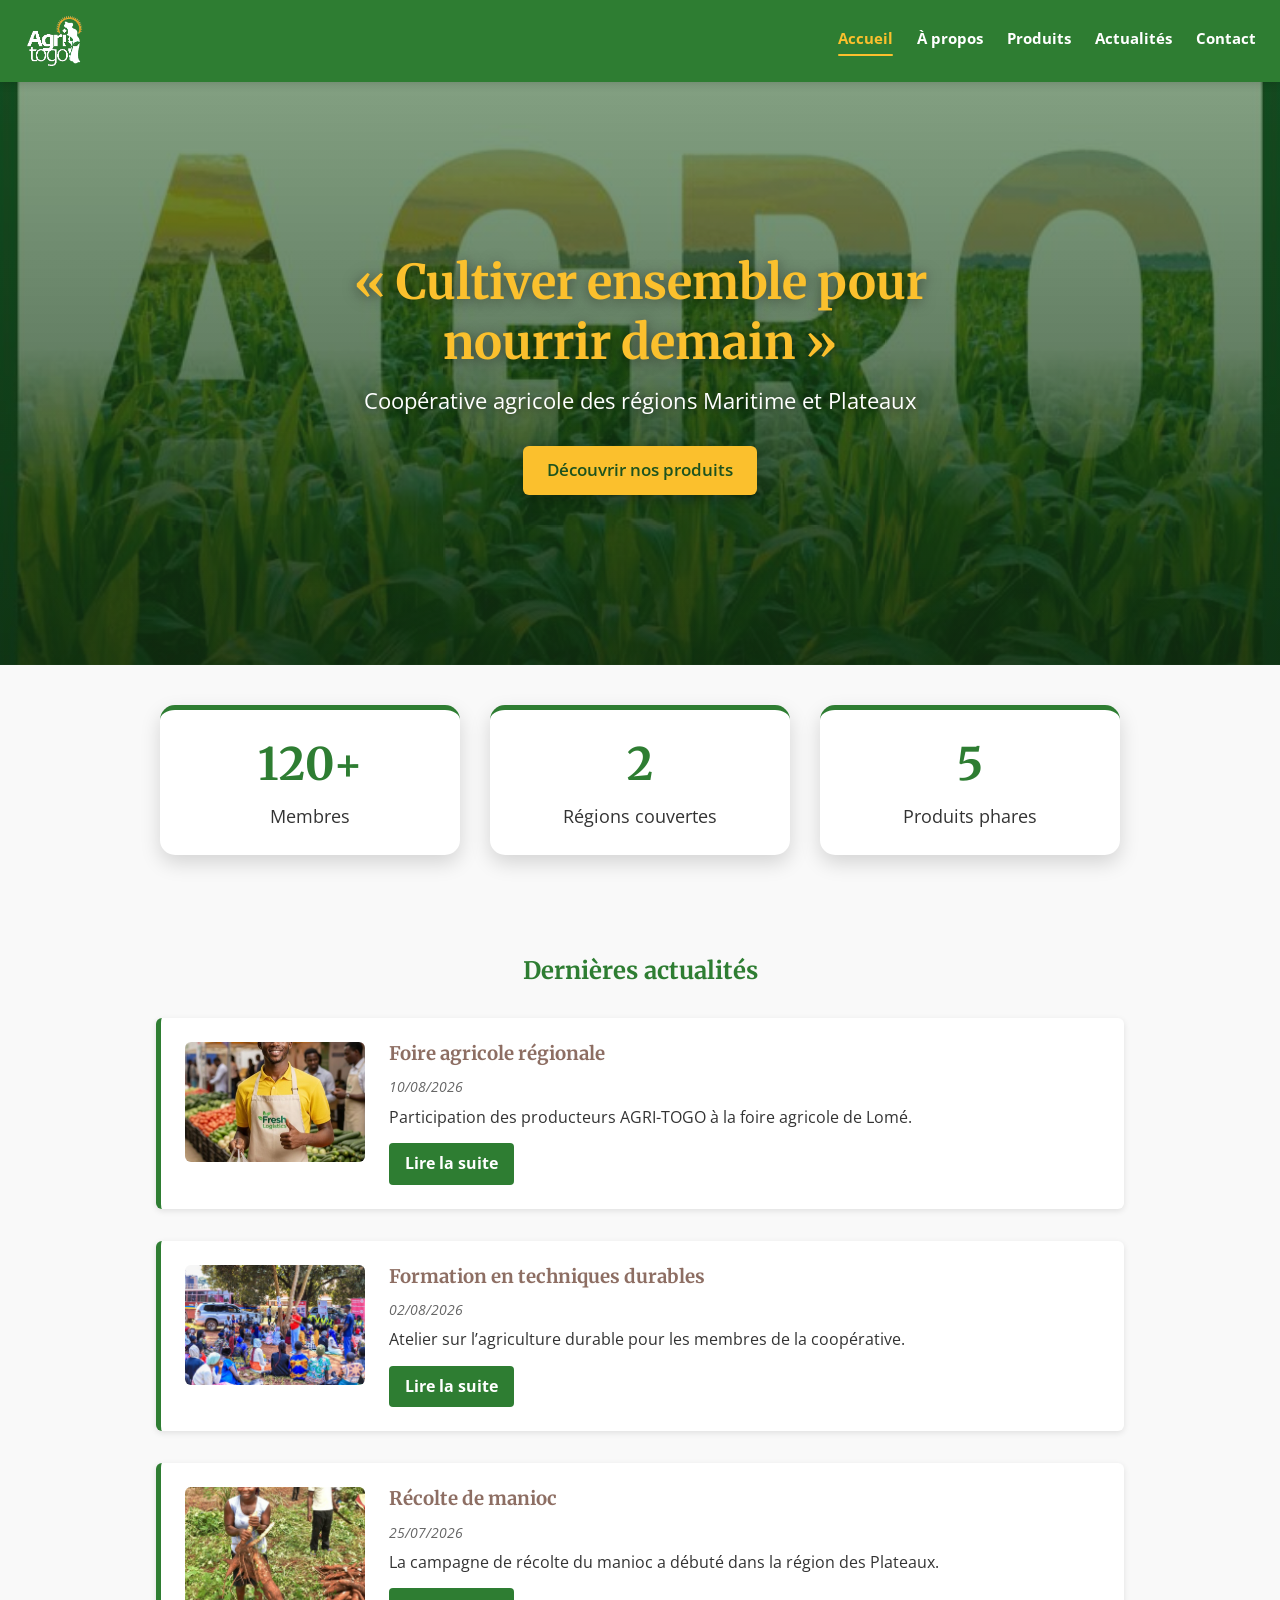
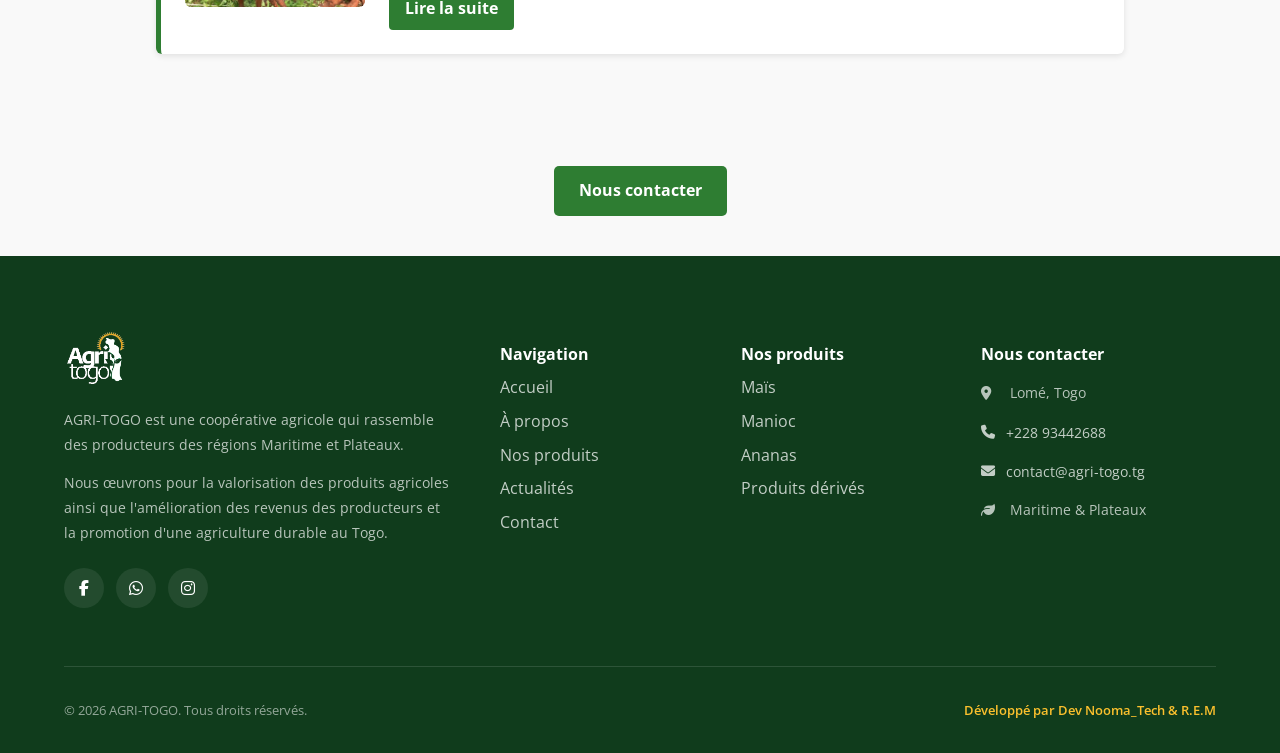
<file: index.html>
<!doctype html>
<html lang="fr">
  <head>
    <meta charset="UTF-8" />
    <meta name="viewport" content="width=device-width, initial-scale=1.0" />
    <meta
      name="description"
      content="AGRI-TOGO, coopérative agricole des régions Maritime et Plateaux au Togo : produits locaux de qualité, actualités et accompagnement des producteurs."
    />
    <meta name="theme-color" content="#2e7d32" />
    <meta property="og:type" content="website" />
    <meta property="og:site_name" content="AGRI-TOGO" />
    <meta property="og:title" content="AGRI-TOGO | Accueil" />
    <meta
      property="og:description"
      content="AGRI-TOGO, coopérative agricole des régions Maritime et Plateaux au Togo : produits locaux de qualité, actualités et accompagnement des producteurs."
    />
    <meta property="og:image" content="images/Logo_agritogo.png" />
    <meta property="og:url" content="https://www.agri-togo.tg/index.html" />
    <meta name="twitter:card" content="summary" />
    <meta name="twitter:title" content="AGRI-TOGO | Accueil" />
    <meta
      name="twitter:description"
      content="AGRI-TOGO, coopérative agricole des régions Maritime et Plateaux au Togo : produits locaux de qualité, actualités et accompagnement des producteurs."
    />
    <meta name="twitter:image" content="images/Logo_agritogo.png" />
    <link rel="canonical" href="https://www.agri-togo.tg/index.html" />
    <title>AGRI-TOGO | Accueil</title>
    <link rel="icon" type="image/png" href="images/logo.png" />
    <link rel="preconnect" href="https://fonts.googleapis.com" />
    <link rel="preconnect" href="https://fonts.gstatic.com" crossorigin />
    <link
      href="https://fonts.googleapis.com/css2?family=Merriweather:wght@400;700&family=Open+Sans:wght@400;600;700&display=swap"
      rel="stylesheet"
    />
    <link
      rel="stylesheet"
      href="https://cdnjs.cloudflare.com/ajax/libs/font-awesome/6.5.2/css/all.min.css"
    />
    <link rel="stylesheet" href="style.css" />
    <script type="application/ld+json">
      {
        "@context": "https://schema.org",
        "@type": "Organization",
        "name": "AGRI-TOGO",
        "url": "https://www.agri-togo.tg/",
        "logo": "https://www.agri-togo.tg/images/Logo_agritogo.png",
        "email": "contact@agri-togo.tg",
        "telephone": "+228 93442688",
        "address": {
          "@type": "PostalAddress",
          "addressLocality": "Lomé",
          "addressCountry": "TG"
        }
      }
    </script>
  </head>
  <body>
    <a class="skip-link" href="#contenu">Aller au contenu</a>

    <!-- Header commun -->
    <header>
      <a
        class="logo"
        href="index.html"
        aria-label="AGRI-TOGO — Retour à l'accueil"
      >
        <img src="images/logo_blanc.png" alt="Logo AGRI-TOGO" />
      </a>
      <nav aria-label="Navigation principale">
        <ul id="nav-menu">
          <li><a href="index.html" aria-current="page">Accueil</a></li>
          <li><a href="apropos.html">À propos</a></li>
          <li><a href="produits.html">Produits</a></li>
          <li><a href="actualites.html">Actualités</a></li>
          <li><a href="contact.html">Contact</a></li>
        </ul>
      </nav>
      <button
        class="hamburger"
        aria-label="Ouvrir le menu"
        aria-expanded="false"
        aria-controls="nav-menu"
      >
        &#9776;
      </button>
    </header>

    <main id="contenu">
      <!-- Bannière -->
      <section class="banner">
        <h1>« Cultiver ensemble pour nourrir demain »</h1>
        <p>Coopérative agricole des régions Maritime et Plateaux</p>
        <a class="btn" href="produits.html">Découvrir nos produits</a>
      </section>

      <!-- Chiffres clés -->
      <section class="stats">
        <div class="stat">
          <h2>120+</h2>
          <p>Membres</p>
        </div>
        <div class="stat">
          <h2>2</h2>
          <p>Régions couvertes</p>
        </div>
        <div class="stat">
          <h2>5</h2>
          <p>Produits phares</p>
        </div>
      </section>

      <!-- Dernières actualités -->
      <section class="news">
        <h2>Dernières actualités</h2>
        <div class="news-list" id="news-list">
          <!-- Injecté par script.js -->
        </div>
      </section>

      <!-- Appel à l'action -->
      <div class="cta">
        <a href="contact.html">Nous contacter</a>
      </div>
    </main>

    <!-- Footer commun -->

    <!-- =====================================================
     FOOTER
===================================================== -->

    <footer>
      <div class="footer-top">
        <div class="footer-col footer-about">
          <a href="index.html" class="footer-logo"> </a>
          
          <div class="image3">
            <img src="images/logo_blanc.png" alt="Logo AGRI-TOGO" />
          </div>
          <p>
            AGRI-TOGO est une coopérative agricole qui rassemble des producteurs
            des régions Maritime et Plateaux.
          </p>

          <p>
            Nous œuvrons pour la valorisation des produits agricoles ainsi que
            l'amélioration des revenus des producteurs et la promotion d'une
            agriculture durable au Togo.
          </p>

          <div class="footer-social">
            <a
              href="https://www.facebook.com/agritogo"
              target="_blank"
              rel="noopener noreferrer"
              aria-label="Facebook AGRI-TOGO"
              ><i class="fa-brands fa-facebook-f"></i
            ></a>
            <a
              href="https://wa.me/22893442688"
              target="_blank"
              rel="noopener noreferrer"
              aria-label="WhatsApp AGRI-TOGO"
              ><i class="fa-brands fa-whatsapp"></i
            ></a>
            <a
              href="https://www.instagram.com/agritogo"
              target="_blank"
              rel="noopener noreferrer"
              aria-label="Instagram AGRI-TOGO"
              ><i class="fa-brands fa-instagram"></i
            ></a>
          </div>
        </div>

        <div class="footer-col">
          <h4>Navigation</h4>

          <a href="index.html">Accueil</a>

          <a href="apropos.html">À propos</a>

          <a href="produits.html">Nos produits</a>

          <a href="actualites.html">Actualités</a>

          <a href="contact.html">Contact</a>
        </div>

        <div class="footer-col">
          <h4>Nos produits</h4>

          <a href="produits.html">Maïs</a>

          <a href="produits.html">Manioc</a>

          <a href="produits.html">Ananas</a>

          <a href="produits.html"> Produits dérivés </a>
        </div>

        <div class="footer-col">
          <h4>Nous contacter</h4>

          <p>
            <i class="fa-solid fa-location-dot"></i>
            Lomé, Togo
          </p>

          <p>
            <a href="tel:+22893442688"
              ><i class="fa-solid fa-phone"></i> +228 93442688</a
            >
          </p>

          <p>
            <a href="mailto:contact@agri-togo.tg"
              ><i class="fa-solid fa-envelope"></i> contact@agri-togo.tg</a
            >
          </p>

          <p>
            <i class="fa-solid fa-leaf"></i>
            Maritime & Plateaux
          </p>
        </div>
      </div>

      <div class="footer-bottom">
        <p>&copy; 2026 AGRI-TOGO. Tous droits réservés.</p>

        <p class="design">Développé par Dev Nooma_Tech & R.E.M</p>
      </div>
    </footer>

    <script src="script.js"></script>
    <script src="Menu.js"></script>
  </body>
</html>
</file>
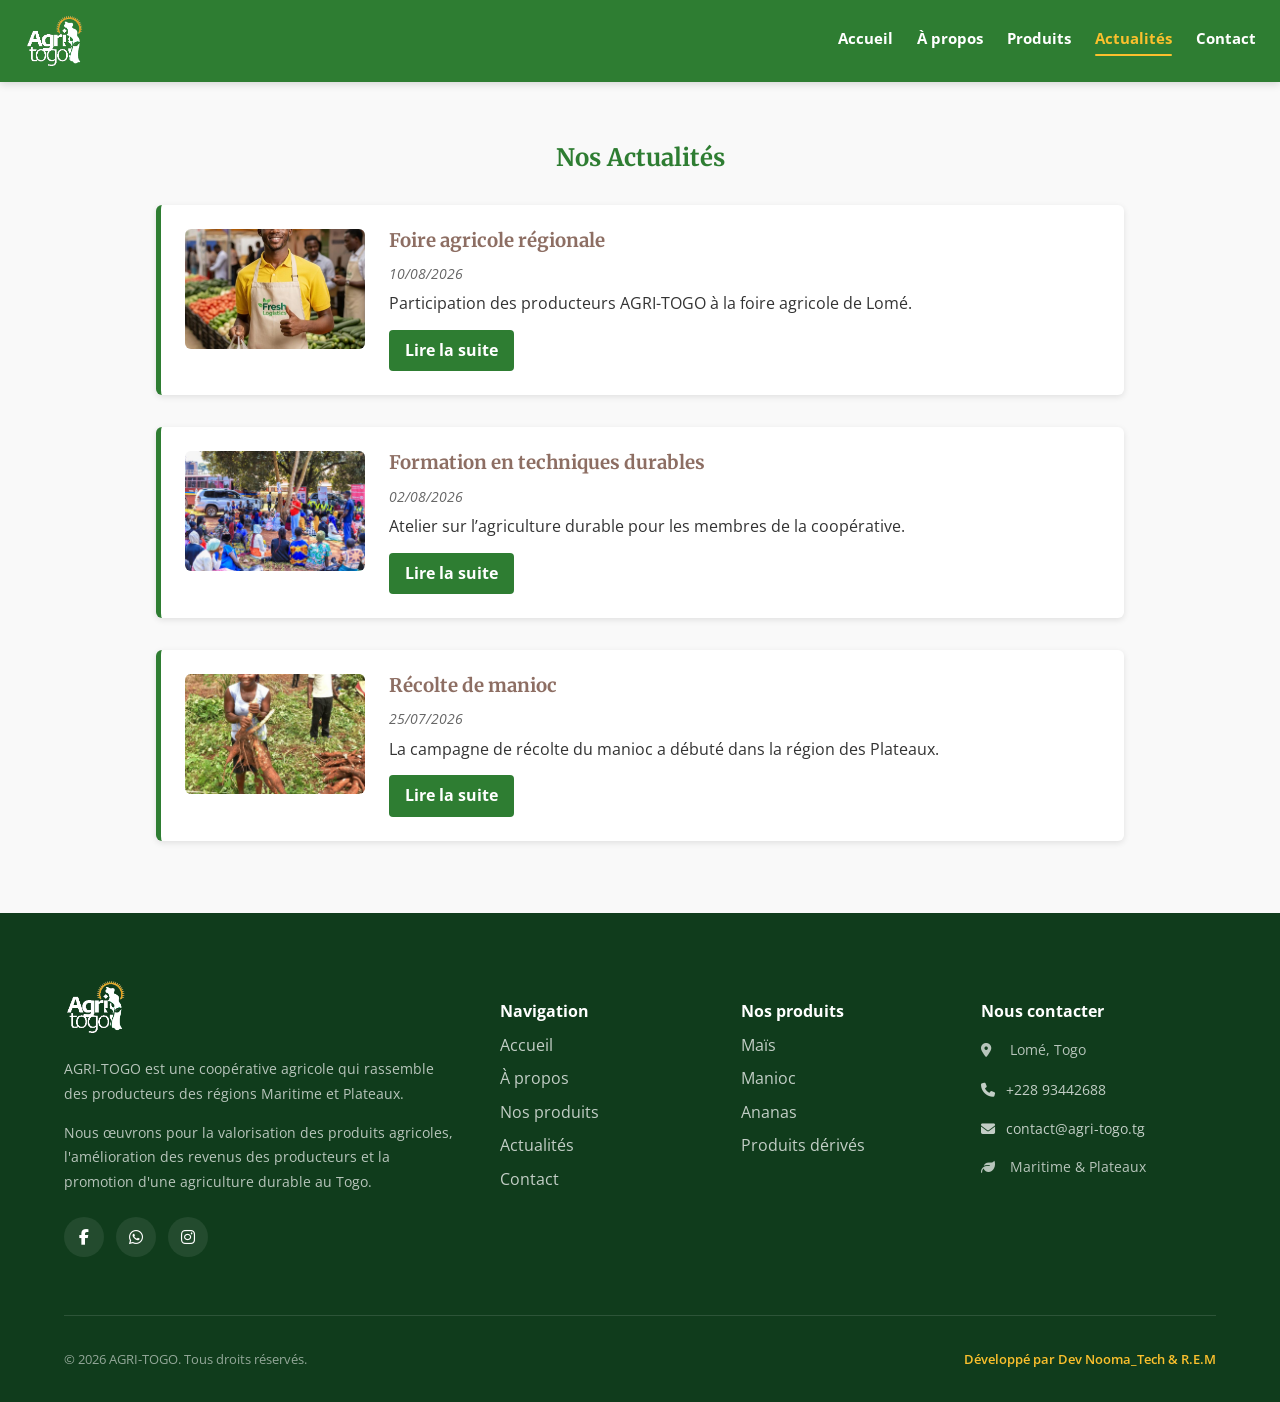
<file: actualites.html>
<!doctype html>
<html lang="fr">
  <head>
    <meta charset="UTF-8" />
    <meta name="viewport" content="width=device-width, initial-scale=1.0" />
    <meta
      name="description"
      content="Suivez l'actualité d'AGRI-TOGO : foires agricoles, formations, récoltes et projets de la coopérative."
    />
    <meta name="theme-color" content="#2e7d32" />
    <meta property="og:type" content="website" />
    <meta property="og:site_name" content="AGRI-TOGO" />
    <meta property="og:title" content="AGRI-TOGO | Actualités" />
    <meta
      property="og:description"
      content="Suivez l'actualité d'AGRI-TOGO : foires agricoles, formations, récoltes et projets de la coopérative."
    />
    <meta property="og:image" content="images/Logo_agritogo.png" />
    <meta
      property="og:url"
      content="https://www.agri-togo.tg/actualites.html"
    />
    <meta name="twitter:card" content="summary" />
    <meta name="twitter:title" content="AGRI-TOGO | Actualités" />
    <meta
      name="twitter:description"
      content="Suivez l'actualité d'AGRI-TOGO : foires agricoles, formations, récoltes et projets de la coopérative."
    />
    <meta name="twitter:image" content="images/Logo_agritogo.png" />
    <link rel="canonical" href="https://www.agri-togo.tg/actualites.html" />
    <title>AGRI-TOGO | Actualités</title>
    <link rel="icon" type="image/png" href="images/logo.png" />
    <link rel="preconnect" href="https://fonts.googleapis.com" />
    <link rel="preconnect" href="https://fonts.gstatic.com" crossorigin />
    <link
      href="https://fonts.googleapis.com/css2?family=Merriweather:wght@400;700&family=Open+Sans:wght@400;600;700&display=swap"
      rel="stylesheet"
    />
    <link
      rel="stylesheet"
      href="https://cdnjs.cloudflare.com/ajax/libs/font-awesome/6.5.2/css/all.min.css"
    />
    <link rel="stylesheet" href="style.css" />
    <script type="application/ld+json">
      {
        "@context": "https://schema.org",
        "@type": "Organization",
        "name": "AGRI-TOGO",
        "url": "https://www.agri-togo.tg/",
        "logo": "https://www.agri-togo.tg/images/Logo_agritogo.png",
        "email": "contact@agri-togo.tg",
        "telephone": "+228 93442688",
        "address": {
          "@type": "PostalAddress",
          "addressLocality": "Lomé",
          "addressCountry": "TG"
        }
      }
    </script>
  </head>
  <body>
    <a class="skip-link" href="#contenu">Aller au contenu</a>

    <!-- Header commun -->
    <header>
      <a
        class="logo"
        href="index.html"
        aria-label="AGRI-TOGO — Retour à l'accueil"
      >
        <img src="images/logo_blanc.png" alt="Logo AGRI-TOGO" />
      </a>
      <nav aria-label="Navigation principale">
        <ul id="nav-menu">
          <li><a href="index.html">Accueil</a></li>
          <li><a href="apropos.html">À propos</a></li>
          <li><a href="produits.html">Produits</a></li>
          <li><a href="actualites.html" aria-current="page">Actualités</a></li>
          <li><a href="contact.html">Contact</a></li>
        </ul>
      </nav>
      <button
        class="hamburger"
        aria-label="Ouvrir le menu"
        aria-expanded="false"
        aria-controls="nav-menu"
      >
        &#9776;
      </button>
    </header>

    <main id="contenu">
      <!-- Section Actualités -->
      <section class="news">
        <h1>Nos Actualités</h1>
        <div class="news-list" id="news-list">
          <!-- Injecté par script.js -->
        </div>
      </section>
    </main>

    <!-- =====================================================
     FOOTER
===================================================== -->

    <footer>
      <div class="footer-top">
        <div class="footer-col footer-about">
          <a href="index.html" class="footer-logo">


            
            <div class="image3">
              <img src="images/logo_blanc.png" alt="Logo AGRI-TOGO" />
            </div>
          </a>

          <p>
            AGRI-TOGO est une coopérative agricole qui rassemble des producteurs
            des régions Maritime et Plateaux.
          </p>

          <p>
            Nous œuvrons pour la valorisation des produits agricoles,
            l'amélioration des revenus des producteurs et la promotion d'une
            agriculture durable au Togo.
          </p>

          <div class="footer-social">
            <a
              href="https://www.facebook.com/agritogo"
              target="_blank"
              rel="noopener noreferrer"
              aria-label="Facebook AGRI-TOGO"
              ><i class="fa-brands fa-facebook-f"></i
            ></a>
            <a
              href="https://wa.me/22893442688"
              target="_blank"
              rel="noopener noreferrer"
              aria-label="WhatsApp AGRI-TOGO"
              ><i class="fa-brands fa-whatsapp"></i
            ></a>
            <a
              href="https://www.instagram.com/agritogo"
              target="_blank"
              rel="noopener noreferrer"
              aria-label="Instagram AGRI-TOGO"
              ><i class="fa-brands fa-instagram"></i
            ></a>
          </div>
        </div>

        <div class="footer-col">
          <h4>Navigation</h4>

          <a href="index.html">Accueil</a>

          <a href="apropos.html">À propos</a>

          <a href="produits.html">Nos produits</a>

          <a href="actualites.html">Actualités</a>

          <a href="contact.html">Contact</a>
        </div>

        <div class="footer-col">
          <h4>Nos produits</h4>

          <a href="produits.html">Maïs</a>

          <a href="produits.html">Manioc</a>

          <a href="produits.html">Ananas</a>

          <a href="produits.html"> Produits dérivés </a>
        </div>

        <div class="footer-col">
          <h4>Nous contacter</h4>

          <p>
            <i class="fa-solid fa-location-dot"></i>
            Lomé, Togo
          </p>

          <p>
            <a href="tel:+22893442688"
              ><i class="fa-solid fa-phone"></i> +228 93442688</a
            >
          </p>

          <p>
            <a href="mailto:contact@agri-togo.tg"
              ><i class="fa-solid fa-envelope"></i> contact@agri-togo.tg</a
            >
          </p>

          <p>
            <i class="fa-solid fa-leaf"></i>
            Maritime & Plateaux
          </p>
        </div>
      </div>

      <div class="footer-bottom">
        <p>&copy; 2026 AGRI-TOGO. Tous droits réservés.</p>

        <p class="design">Développé par Dev Nooma_Tech & R.E.M</p>
      </div>
    </footer>

    <script src="script.js"></script>
    <script src="Menu.js"></script>
  </body>
</html>
</file>
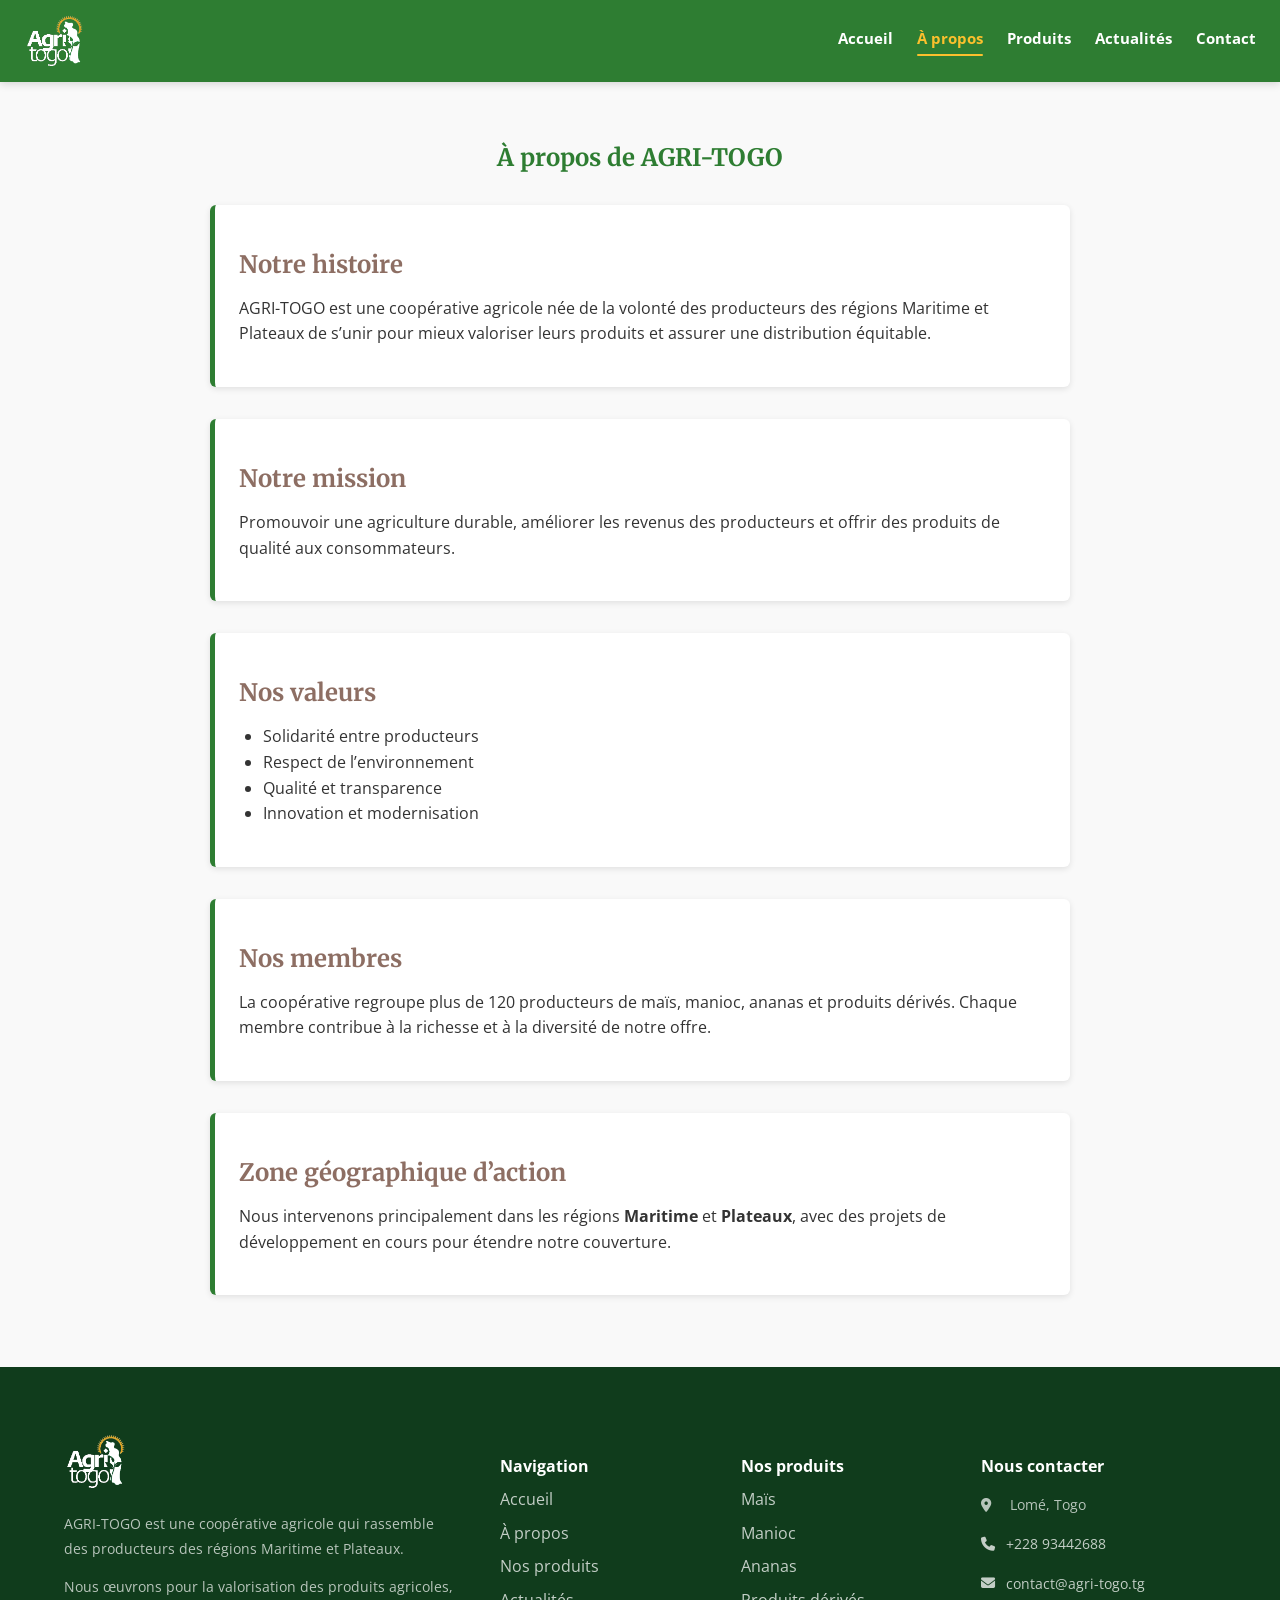
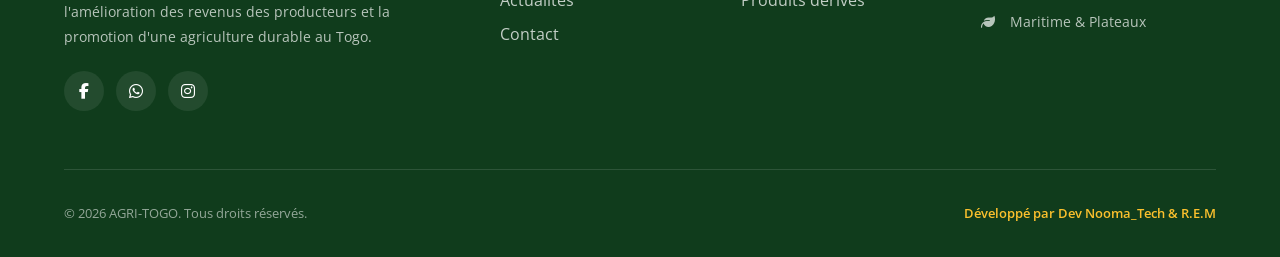
<file: apropos.html>
<!doctype html>
<html lang="fr">
  <head>
    <meta charset="UTF-8" />
    <meta name="viewport" content="width=device-width, initial-scale=1.0" />
    <meta
      name="description"
      content="Découvrez AGRI-TOGO : notre histoire, notre mission, nos valeurs et nos 120 producteurs membres des régions Maritime et Plateaux."
    />
    <meta name="theme-color" content="#2e7d32" />
    <meta property="og:type" content="website" />
    <meta property="og:site_name" content="AGRI-TOGO" />
    <meta property="og:title" content="AGRI-TOGO | À propos" />
    <meta
      property="og:description"
      content="Découvrez AGRI-TOGO : notre histoire, notre mission, nos valeurs et nos 120 producteurs membres des régions Maritime et Plateaux."
    />
    <meta property="og:image" content="images/Logo_agritogo.png" />
    <meta property="og:url" content="https://www.agri-togo.tg/apropos.html" />
    <meta name="twitter:card" content="summary" />
    <meta name="twitter:title" content="AGRI-TOGO | À propos" />
    <meta
      name="twitter:description"
      content="Découvrez AGRI-TOGO : notre histoire, notre mission, nos valeurs et nos 120 producteurs membres des régions Maritime et Plateaux."
    />
    <meta name="twitter:image" content="images/Logo_agritogo.png" />
    <link rel="canonical" href="https://www.agri-togo.tg/apropos.html" />
    <title>AGRI-TOGO | À propos</title>
    <link rel="icon" type="image/png" href="images/logo.png" />
    <link rel="preconnect" href="https://fonts.googleapis.com" />
    <link rel="preconnect" href="https://fonts.gstatic.com" crossorigin />
    <link
      href="https://fonts.googleapis.com/css2?family=Merriweather:wght@400;700&family=Open+Sans:wght@400;600;700&display=swap"
      rel="stylesheet"
    />
    <link
      rel="stylesheet"
      href="https://cdnjs.cloudflare.com/ajax/libs/font-awesome/6.5.2/css/all.min.css"
    />
    <link rel="stylesheet" href="style.css" />
    <script type="application/ld+json">
      {
        "@context": "https://schema.org",
        "@type": "Organization",
        "name": "AGRI-TOGO",
        "url": "https://www.agri-togo.tg/",
        "logo": "https://www.agri-togo.tg/images/Logo_agritogo.png",
        "email": "contact@agri-togo.tg",
        "telephone": "+228 93442688",
        "address": {
          "@type": "PostalAddress",
          "addressLocality": "Lomé",
          "addressCountry": "TG"
        }
      }
    </script>
  </head>
  <body>
    <a class="skip-link" href="#contenu">Aller au contenu</a>

    <!-- Header commun -->
    <header>
      <a
        class="logo"
        href="index.html"
        aria-label="AGRI-TOGO — Retour à l'accueil"
      >
        <img src="images/logo_blanc.png" alt="Logo AGRI-TOGO" />
      </a>
      <nav aria-label="Navigation principale">
        <ul id="nav-menu">
          <li><a href="index.html">Accueil</a></li>
          <li><a href="apropos.html" aria-current="page">À propos</a></li>
          <li><a href="produits.html">Produits</a></li>
          <li><a href="actualites.html">Actualités</a></li>
          <li><a href="contact.html">Contact</a></li>
        </ul>
      </nav>
      <button
        class="hamburger"
        aria-label="Ouvrir le menu"
        aria-expanded="false"
        aria-controls="nav-menu"
      >
        &#9776;
      </button>
    </header>

    <main id="contenu">
      <!-- Section À propos -->
      <section class="about">
        <h1>À propos de AGRI-TOGO</h1>

        <div class="about-block">
          <h2>Notre histoire</h2>
          <p>
            AGRI-TOGO est une coopérative agricole née de la volonté des
            producteurs des régions Maritime et Plateaux de s’unir pour mieux
            valoriser leurs produits et assurer une distribution équitable.
          </p>
        </div>

        <div class="about-block">
          <h2>Notre mission</h2>
          <p>
            Promouvoir une agriculture durable, améliorer les revenus des
            producteurs et offrir des produits de qualité aux consommateurs.
          </p>
        </div>

        <div class="about-block">
          <h2>Nos valeurs</h2>
          <ul>
            <li>Solidarité entre producteurs</li>
            <li>Respect de l’environnement</li>
            <li>Qualité et transparence</li>
            <li>Innovation et modernisation</li>
          </ul>
        </div>

        <div class="about-block">
          <h2>Nos membres</h2>
          <p>
            La coopérative regroupe plus de 120 producteurs de maïs, manioc,
            ananas et produits dérivés. Chaque membre contribue à la richesse et
            à la diversité de notre offre.
          </p>
        </div>

        <div class="about-block">
          <h2>Zone géographique d’action</h2>
          <p>
            Nous intervenons principalement dans les régions
            <strong>Maritime</strong> et <strong>Plateaux</strong>, avec des
            projets de développement en cours pour étendre notre couverture.
          </p>
        </div>
      </section>
    </main>

    <!-- =====================================================
     FOOTER
===================================================== -->

    <footer>
      <div class="footer-top">
        <div class="footer-col footer-about">
          <a href="index.html" class="footer-logo">
            <div class="image3">
              <img src="images/logo_blanc.png" alt="Logo AGRI-TOGO" />
            </div>
          </a>

          <p>
            AGRI-TOGO est une coopérative agricole qui rassemble des producteurs
            des régions Maritime et Plateaux.
          </p>

          <p>
            Nous œuvrons pour la valorisation des produits agricoles,
            l'amélioration des revenus des producteurs et la promotion d'une
            agriculture durable au Togo.
          </p>

          <div class="footer-social">
            <a
              href="https://www.facebook.com/agritogo"
              target="_blank"
              rel="noopener noreferrer"
              aria-label="Facebook AGRI-TOGO"
              ><i class="fa-brands fa-facebook-f"></i
            ></a>
            <a
              href="https://wa.me/22893442688"
              target="_blank"
              rel="noopener noreferrer"
              aria-label="WhatsApp AGRI-TOGO"
              ><i class="fa-brands fa-whatsapp"></i
            ></a>
            <a
              href="https://www.instagram.com/agritogo"
              target="_blank"
              rel="noopener noreferrer"
              aria-label="Instagram AGRI-TOGO"
              ><i class="fa-brands fa-instagram"></i
            ></a>
          </div>
        </div>

        <div class="footer-col">
          <h4>Navigation</h4>

          <a href="index.html">Accueil</a>

          <a href="apropos.html">À propos</a>

          <a href="produits.html">Nos produits</a>

          <a href="actualites.html">Actualités</a>

          <a href="contact.html">Contact</a>
        </div>

        <div class="footer-col">
          <h4>Nos produits</h4>

          <a href="produits.html">Maïs</a>

          <a href="produits.html">Manioc</a>

          <a href="produits.html">Ananas</a>

          <a href="produits.html"> Produits dérivés </a>
        </div>

        <div class="footer-col">
          <h4>Nous contacter</h4>

          <p>
            <i class="fa-solid fa-location-dot"></i>
            Lomé, Togo
          </p>

          <p>
            <a href="tel:+22893442688"
              ><i class="fa-solid fa-phone"></i> +228 93442688</a
            >
          </p>

          <p>
            <a href="mailto:contact@agri-togo.tg"
              ><i class="fa-solid fa-envelope"></i> contact@agri-togo.tg</a
            >
          </p>

          <p>
            <i class="fa-solid fa-leaf"></i>
            Maritime & Plateaux
          </p>
        </div>
      </div>

      <div class="footer-bottom">
        <p>&copy; 2026 AGRI-TOGO. Tous droits réservés.</p>

        <p class="design">Développé par Dev Nooma_Tech & R.E.M</p>
      </div>
    </footer>

    <script src="Menu.js"></script>
  </body>
</html>
</file>
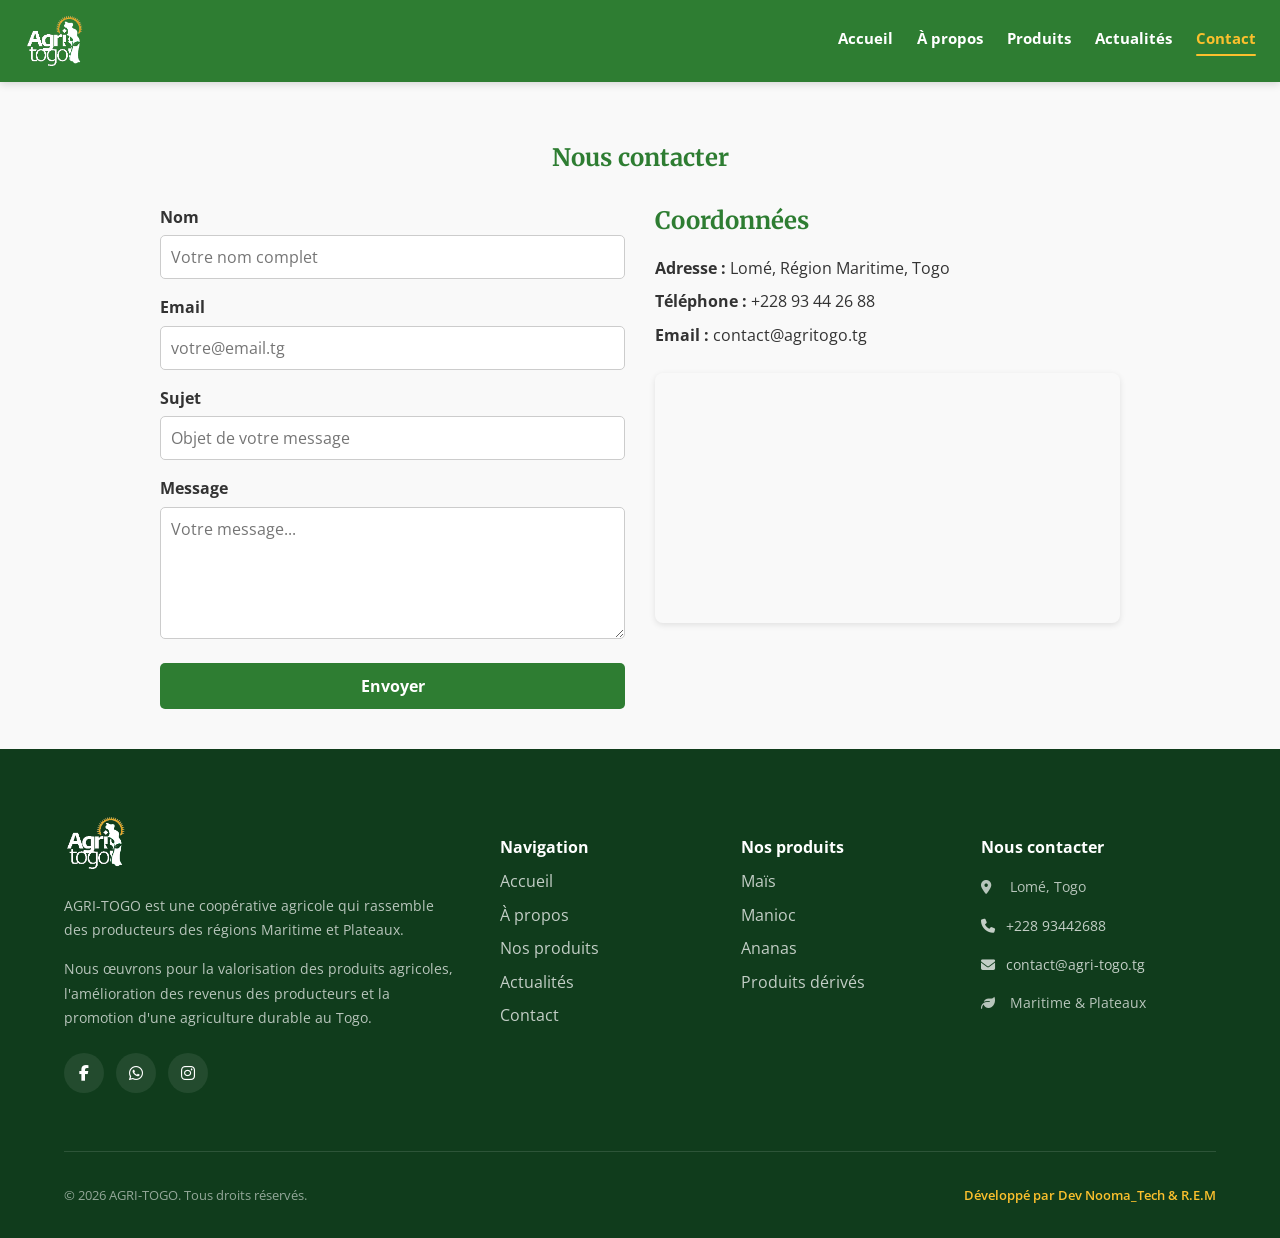
<file: contact.html>
<!doctype html>
<html lang="fr">
  <head>
    <meta charset="UTF-8" />
    <meta name="viewport" content="width=device-width, initial-scale=1.0" />
    <meta
      name="description"
      content="Contactez AGRI-TOGO à Lomé (Togo) : formulaire de contact, téléphone et adresse email."
    />
    <meta name="theme-color" content="#2e7d32" />
    <meta property="og:type" content="website" />
    <meta property="og:site_name" content="AGRI-TOGO" />
    <meta property="og:title" content="AGRI-TOGO | Contact" />
    <meta
      property="og:description"
      content="Contactez AGRI-TOGO à Lomé (Togo) : formulaire de contact, téléphone et adresse email."
    />
    <meta property="og:image" content="images/Logo_agritogo.png" />
    <meta property="og:url" content="https://www.agri-togo.tg/contact.html" />
    <meta name="twitter:card" content="summary" />
    <meta name="twitter:title" content="AGRI-TOGO | Contact" />
    <meta
      name="twitter:description"
      content="Contactez AGRI-TOGO à Lomé (Togo) : formulaire de contact, téléphone et adresse email."
    />
    <meta name="twitter:image" content="images/Logo_agritogo.png" />
    <link rel="canonical" href="https://www.agri-togo.tg/contact.html" />
    <title>AGRI-TOGO | Contact</title>
    <link rel="icon" type="image/png" href="images/logo.png" />
    <link rel="preconnect" href="https://fonts.googleapis.com" />
    <link rel="preconnect" href="https://fonts.gstatic.com" crossorigin />
    <link
      href="https://fonts.googleapis.com/css2?family=Merriweather:wght@400;700&family=Open+Sans:wght@400;600;700&display=swap"
      rel="stylesheet"
    />
    <link
      rel="stylesheet"
      href="https://cdnjs.cloudflare.com/ajax/libs/font-awesome/6.5.2/css/all.min.css"
    />
    <link rel="stylesheet" href="style.css" />
    <script type="application/ld+json">
      {
        "@context": "https://schema.org",
        "@type": "Organization",
        "name": "AGRI-TOGO",
        "url": "https://www.agri-togo.tg/",
        "logo": "https://www.agri-togo.tg/images/Logo_agritogo.png",
        "email": "contact@agri-togo.tg",
        "telephone": "+228 93442688",
        "address": {
          "@type": "PostalAddress",
          "addressLocality": "Lomé",
          "addressCountry": "TG"
        }
      }
    </script>
  </head>
  <body>
    <a class="skip-link" href="#contenu">Aller au contenu</a>

    <!-- Header commun -->
    <header>
      <a
        class="logo"
        href="index.html"
        aria-label="AGRI-TOGO — Retour à l'accueil"
      >
        <img src="images/logo_blanc.png" alt="Logo AGRI-TOGO" />
      </a>
      <nav aria-label="Navigation principale">
        <ul id="nav-menu">
          <li><a href="index.html">Accueil</a></li>
          <li><a href="apropos.html">À propos</a></li>
          <li><a href="produits.html">Produits</a></li>
          <li><a href="actualites.html">Actualités</a></li>
          <li><a href="contact.html" aria-current="page">Contact</a></li>
        </ul>
      </nav>
      <button
        class="hamburger"
        aria-label="Ouvrir le menu"
        aria-expanded="false"
        aria-controls="nav-menu"
      >
        &#9776;
      </button>
    </header>

    <main id="contenu">
      <!-- Section Contact -->
      <section class="contact">
        <h1>Nous contacter</h1>

        <div class="contact-container">
          <!-- Formulaire -->
          <form id="contactForm" novalidate>
            <label for="nom">Nom</label>
            <input
              type="text"
              id="nom"
              name="nom"
              placeholder="Votre nom complet"
              required
            />

            <label for="email">Email</label>
            <input
              type="email"
              id="email"
              name="email"
              placeholder="votre@email.tg"
              required
            />

            <label for="sujet">Sujet</label>
            <input
              type="text"
              id="sujet"
              name="sujet"
              placeholder="Objet de votre message"
              required
            />

            <label for="message">Message</label>
            <textarea
              id="message"
              name="message"
              rows="5"
              placeholder="Votre message..."
              required
            ></textarea>

            <button type="submit">Envoyer</button>
            <p
              class="form-message"
              id="form-message"
              role="status"
              aria-live="polite"
            ></p>
          </form>

          <!-- Coordonnées -->
          <div class="infos">
            <h2>Coordonnées</h2>
            <p><strong>Adresse :</strong> Lomé, Région Maritime, Togo</p>
            <p><strong>Téléphone :</strong> +228 93 44 26 88</p>
            <p><strong>Email :</strong> contact@agritogo.tg</p>

            <!-- Carte -->
            <iframe
              src="https://www.google.com/maps/embed?pb=!1m18!1m12!1m3!1d3976.123456789!2d1.212!3d6.131!2m3!1f0!2f0!3f0!3m2!1i1024!2i768!4f13.1!3m3!1m2!1s0x1023abcd123456%3A0x9876543210!2sLom%C3%A9%2C%20Togo!5e0!3m2!1sfr!2stg!4v1690000000000"
              width="100%"
              height="250"
              style="border: 0"
              allowfullscreen=""
              loading="lazy"
              title="Carte — localisation d'AGRI-TOGO à Lomé"
            >
            </iframe>
          </div>
        </div>
      </section>
    </main>

    <!-- =====================================================
     FOOTER
===================================================== -->

    <footer>
      <div class="footer-top">
        <div class="footer-col footer-about">
          <a href="index.html" class="footer-logo">
            
            <div class="image3">
              <img src="images/logo_blanc.png" alt="Logo AGRI-TOGO" />
            </div>
          </a>

          <p>
            AGRI-TOGO est une coopérative agricole qui rassemble des producteurs
            des régions Maritime et Plateaux.
          </p>

          <p>
            Nous œuvrons pour la valorisation des produits agricoles,
            l'amélioration des revenus des producteurs et la promotion d'une
            agriculture durable au Togo.
          </p>

          <div class="footer-social">
            <a
              href="https://www.facebook.com/agritogo"
              target="_blank"
              rel="noopener noreferrer"
              aria-label="Facebook AGRI-TOGO"
              ><i class="fa-brands fa-facebook-f"></i
            ></a>
            <a
              href="https://wa.me/22893442688"
              target="_blank"
              rel="noopener noreferrer"
              aria-label="WhatsApp AGRI-TOGO"
              ><i class="fa-brands fa-whatsapp"></i
            ></a>
            <a
              href="https://www.instagram.com/agritogo"
              target="_blank"
              rel="noopener noreferrer"
              aria-label="Instagram AGRI-TOGO"
              ><i class="fa-brands fa-instagram"></i
            ></a>
          </div>
        </div>

        <div class="footer-col">
          <h4>Navigation</h4>

          <a href="index.html">Accueil</a>

          <a href="apropos.html">À propos</a>

          <a href="produits.html">Nos produits</a>

          <a href="actualites.html">Actualités</a>

          <a href="contact.html">Contact</a>
        </div>

        <div class="footer-col">
          <h4>Nos produits</h4>

          <a href="produits.html">Maïs</a>

          <a href="produits.html">Manioc</a>

          <a href="produits.html">Ananas</a>

          <a href="produits.html"> Produits dérivés </a>
        </div>

        <div class="footer-col">
          <h4>Nous contacter</h4>

          <p>
            <i class="fa-solid fa-location-dot"></i>
            Lomé, Togo
          </p>

          <p>
            <a href="tel:+22893442688"
              ><i class="fa-solid fa-phone"></i> +228 93442688</a
            >
          </p>

          <p>
            <a href="mailto:contact@agri-togo.tg"
              ><i class="fa-solid fa-envelope"></i> contact@agri-togo.tg</a
            >
          </p>

          <p>
            <i class="fa-solid fa-leaf"></i>
            Maritime & Plateaux
          </p>
        </div>
      </div>

      <div class="footer-bottom">
        <p>&copy; 2026 AGRI-TOGO. Tous droits réservés.</p>

        <p class="design">Développé par Dev Nooma_Tech & R.E.M</p>
      </div>
    </footer>

    <script src="script.js"></script>
    <script src="Menu.js"></script>
  </body>
</html>
</file>
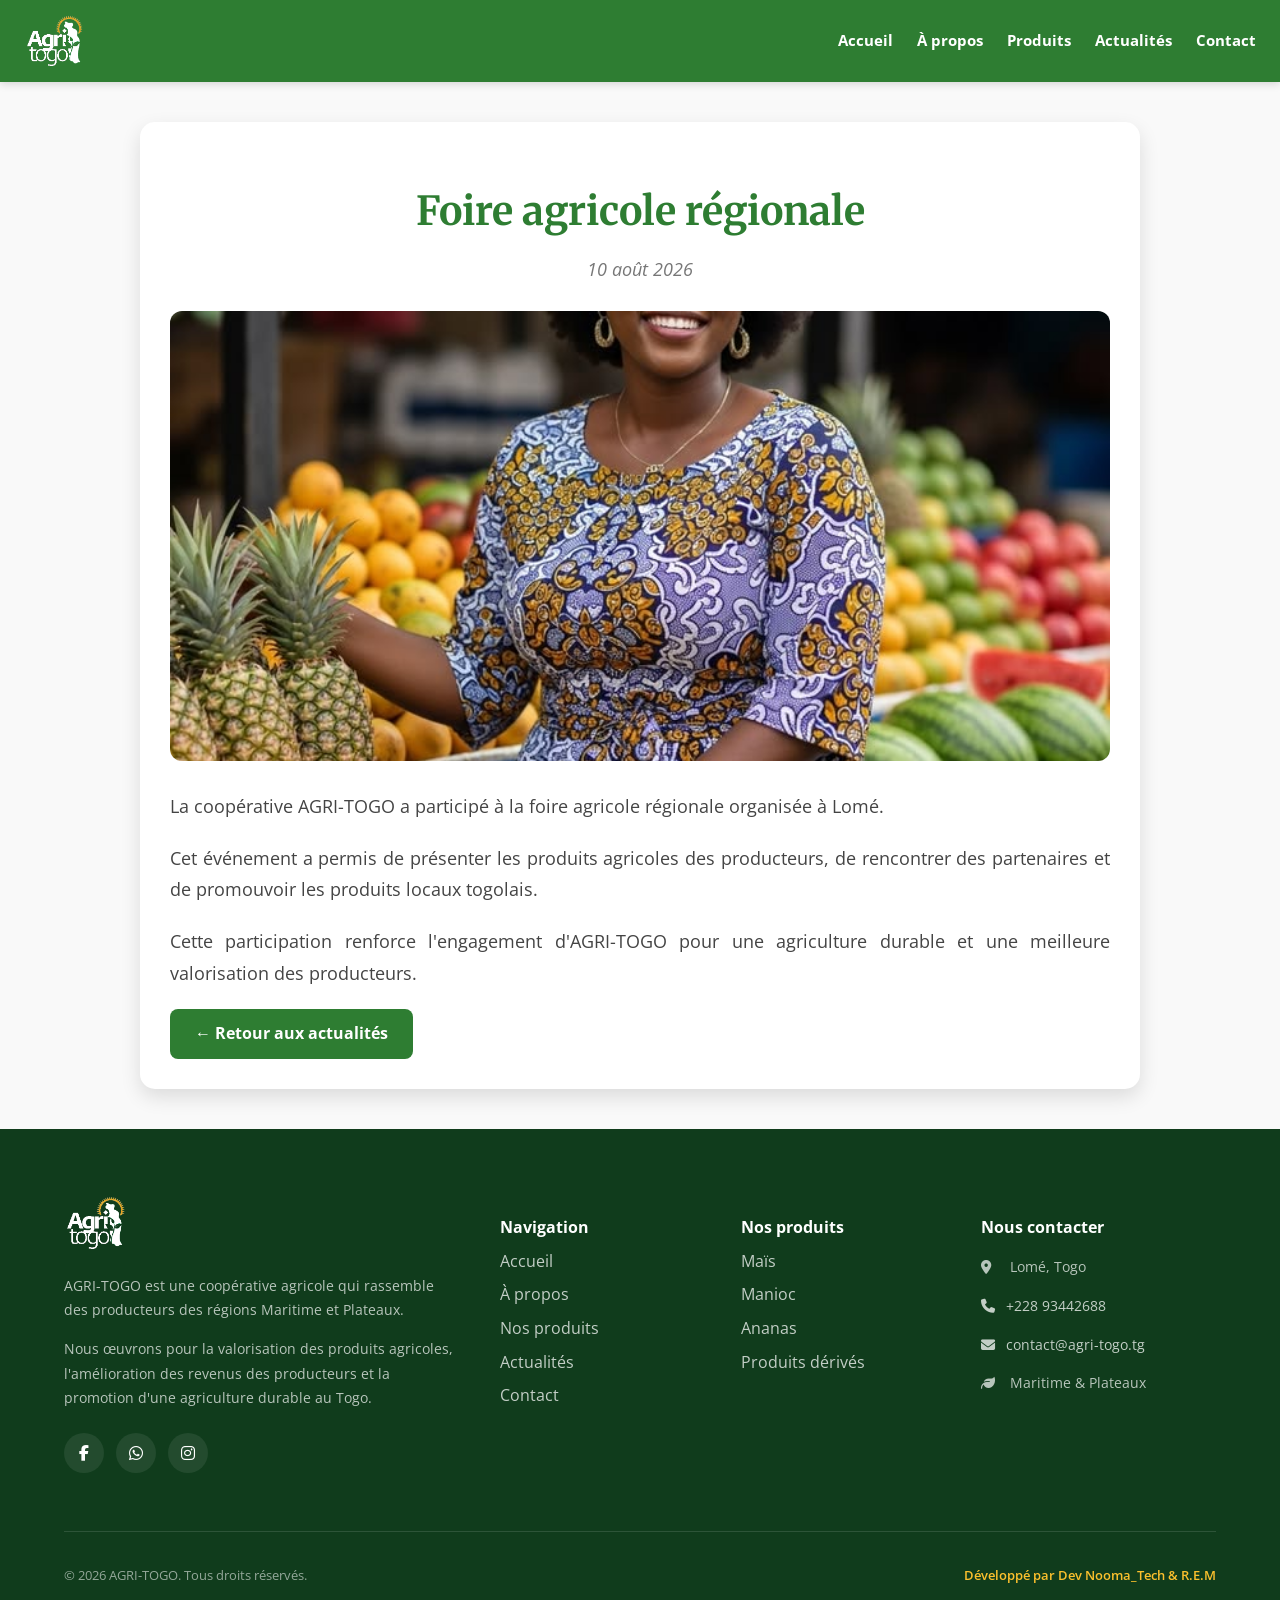
<file: foire.html>
<!doctype html>
<html lang="fr">
  <head>
    <meta charset="UTF-8" />
    <meta name="viewport" content="width=device-width, initial-scale=1.0" />
    <meta
      name="description"
      content="AGRI-TOGO à la foire agricole régionale de Lomé : retour sur la participation de la coopérative."
    />
    <meta name="theme-color" content="#2e7d32" />
    <meta property="og:type" content="website" />
    <meta property="og:site_name" content="AGRI-TOGO" />
    <meta property="og:title" content="Foire agricole régionale | AGRI-TOGO" />
    <meta
      property="og:description"
      content="AGRI-TOGO à la foire agricole régionale de Lomé : retour sur la participation de la coopérative."
    />
    <meta property="og:image" content="images/Logo_agritogo.png" />
    <meta property="og:url" content="https://www.agri-togo.tg/foire.html" />
    <meta name="twitter:card" content="summary" />
    <meta name="twitter:title" content="Foire agricole régionale | AGRI-TOGO" />
    <meta
      name="twitter:description"
      content="AGRI-TOGO à la foire agricole régionale de Lomé : retour sur la participation de la coopérative."
    />
    <meta name="twitter:image" content="images/Logo_agritogo.png" />
    <link rel="canonical" href="https://www.agri-togo.tg/foire.html" />
    <title>Foire agricole régionale | AGRI-TOGO</title>
    <link rel="icon" type="image/png" href="images/logo.png" />
    <link rel="preconnect" href="https://fonts.googleapis.com" />
    <link rel="preconnect" href="https://fonts.gstatic.com" crossorigin />
    <link
      href="https://fonts.googleapis.com/css2?family=Merriweather:wght@400;700&family=Open+Sans:wght@400;600;700&display=swap"
      rel="stylesheet"
    />
    <link
      rel="stylesheet"
      href="https://cdnjs.cloudflare.com/ajax/libs/font-awesome/6.5.2/css/all.min.css"
    />
    <link rel="stylesheet" href="style.css" />
    <script type="application/ld+json">
      {
        "@context": "https://schema.org",
        "@type": "Organization",
        "name": "AGRI-TOGO",
        "url": "https://www.agri-togo.tg/",
        "logo": "https://www.agri-togo.tg/images/Logo_agritogo.png",
        "email": "contact@agri-togo.tg",
        "telephone": "+228 93442688",
        "address": {
          "@type": "PostalAddress",
          "addressLocality": "Lomé",
          "addressCountry": "TG"
        }
      }
    </script>
  </head>
  <body>
    <a class="skip-link" href="#contenu">Aller au contenu</a>

    <!-- Header commun -->
    <header>
      <a
        class="logo"
        href="index.html"
        aria-label="AGRI-TOGO — Retour à l'accueil"
      >
        <img src="images/logo_blanc.png" alt="Logo AGRI-TOGO" />
      </a>
      <nav aria-label="Navigation principale">
        <ul id="nav-menu">
          <li><a href="index.html">Accueil</a></li>
          <li><a href="apropos.html">À propos</a></li>
          <li><a href="produits.html">Produits</a></li>
          <li><a href="actualites.html">Actualités</a></li>
          <li><a href="contact.html">Contact</a></li>
        </ul>
      </nav>
      <button
        class="hamburger"
        aria-label="Ouvrir le menu"
        aria-expanded="false"
        aria-controls="nav-menu"
      >
        &#9776;
      </button>
    </header>

    <main id="contenu">
      <section class="article">
        <h1>Foire agricole régionale</h1>

        <p class="date">10 août 2026</p>

        <img
          src="images/foire.jpeg"
          alt="Foire agricole AGRI-TOGO"
          loading="lazy"
        />

        <p>
          La coopérative AGRI-TOGO a participé à la foire agricole régionale
          organisée à Lomé.
        </p>

        <p>
          Cet événement a permis de présenter les produits agricoles des
          producteurs, de rencontrer des partenaires et de promouvoir les
          produits locaux togolais.
        </p>

        <p>
          Cette participation renforce l'engagement d'AGRI-TOGO pour une
          agriculture durable et une meilleure valorisation des producteurs.
        </p>

        <a class="back" href="actualites.html">← Retour aux actualités</a>
      </section>
    </main>

    <!-- =====================================================
     FOOTER
===================================================== -->

    <footer>
      <div class="footer-top">
        <div class="footer-col footer-about">
          <a href="index.html" class="footer-logo">
            
            <div class="image3">
              <img src="images/logo_blanc.png" alt="Logo AGRI-TOGO" />
            </div>
          </a>

          <p>
            AGRI-TOGO est une coopérative agricole qui rassemble des producteurs
            des régions Maritime et Plateaux.
          </p>

          <p>
            Nous œuvrons pour la valorisation des produits agricoles,
            l'amélioration des revenus des producteurs et la promotion d'une
            agriculture durable au Togo.
          </p>

          <div class="footer-social">
            <a
              href="https://www.facebook.com/agritogo"
              target="_blank"
              rel="noopener noreferrer"
              aria-label="Facebook AGRI-TOGO"
              ><i class="fa-brands fa-facebook-f"></i
            ></a>
            <a
              href="https://wa.me/22893442688"
              target="_blank"
              rel="noopener noreferrer"
              aria-label="WhatsApp AGRI-TOGO"
              ><i class="fa-brands fa-whatsapp"></i
            ></a>
            <a
              href="https://www.instagram.com/agritogo"
              target="_blank"
              rel="noopener noreferrer"
              aria-label="Instagram AGRI-TOGO"
              ><i class="fa-brands fa-instagram"></i
            ></a>
          </div>
        </div>

        <div class="footer-col">
          <h4>Navigation</h4>

          <a href="index.html">Accueil</a>

          <a href="apropos.html">À propos</a>

          <a href="produits.html">Nos produits</a>

          <a href="actualites.html">Actualités</a>

          <a href="contact.html">Contact</a>
        </div>

        <div class="footer-col">
          <h4>Nos produits</h4>

          <a href="produits.html">Maïs</a>

          <a href="produits.html">Manioc</a>

          <a href="produits.html">Ananas</a>

          <a href="produits.html"> Produits dérivés </a>
        </div>

        <div class="footer-col">
          <h4>Nous contacter</h4>

          <p>
            <i class="fa-solid fa-location-dot"></i>
            Lomé, Togo
          </p>

          <p>
            <a href="tel:+22893442688"
              ><i class="fa-solid fa-phone"></i> +228 93442688</a
            >
          </p>

          <p>
            <a href="mailto:contact@agri-togo.tg"
              ><i class="fa-solid fa-envelope"></i> contact@agri-togo.tg</a
            >
          </p>

          <p>
            <i class="fa-solid fa-leaf"></i>
            Maritime & Plateaux
          </p>
        </div>
      </div>

      <div class="footer-bottom">
        <p>&copy; 2026 AGRI-TOGO. Tous droits réservés.</p>

        <p class="design">Développé par Dev Nooma_Tech & R.E.M</p>
      </div>
    </footer>
    <script src="Menu.js"></script>
  </body>
</html>
</file>
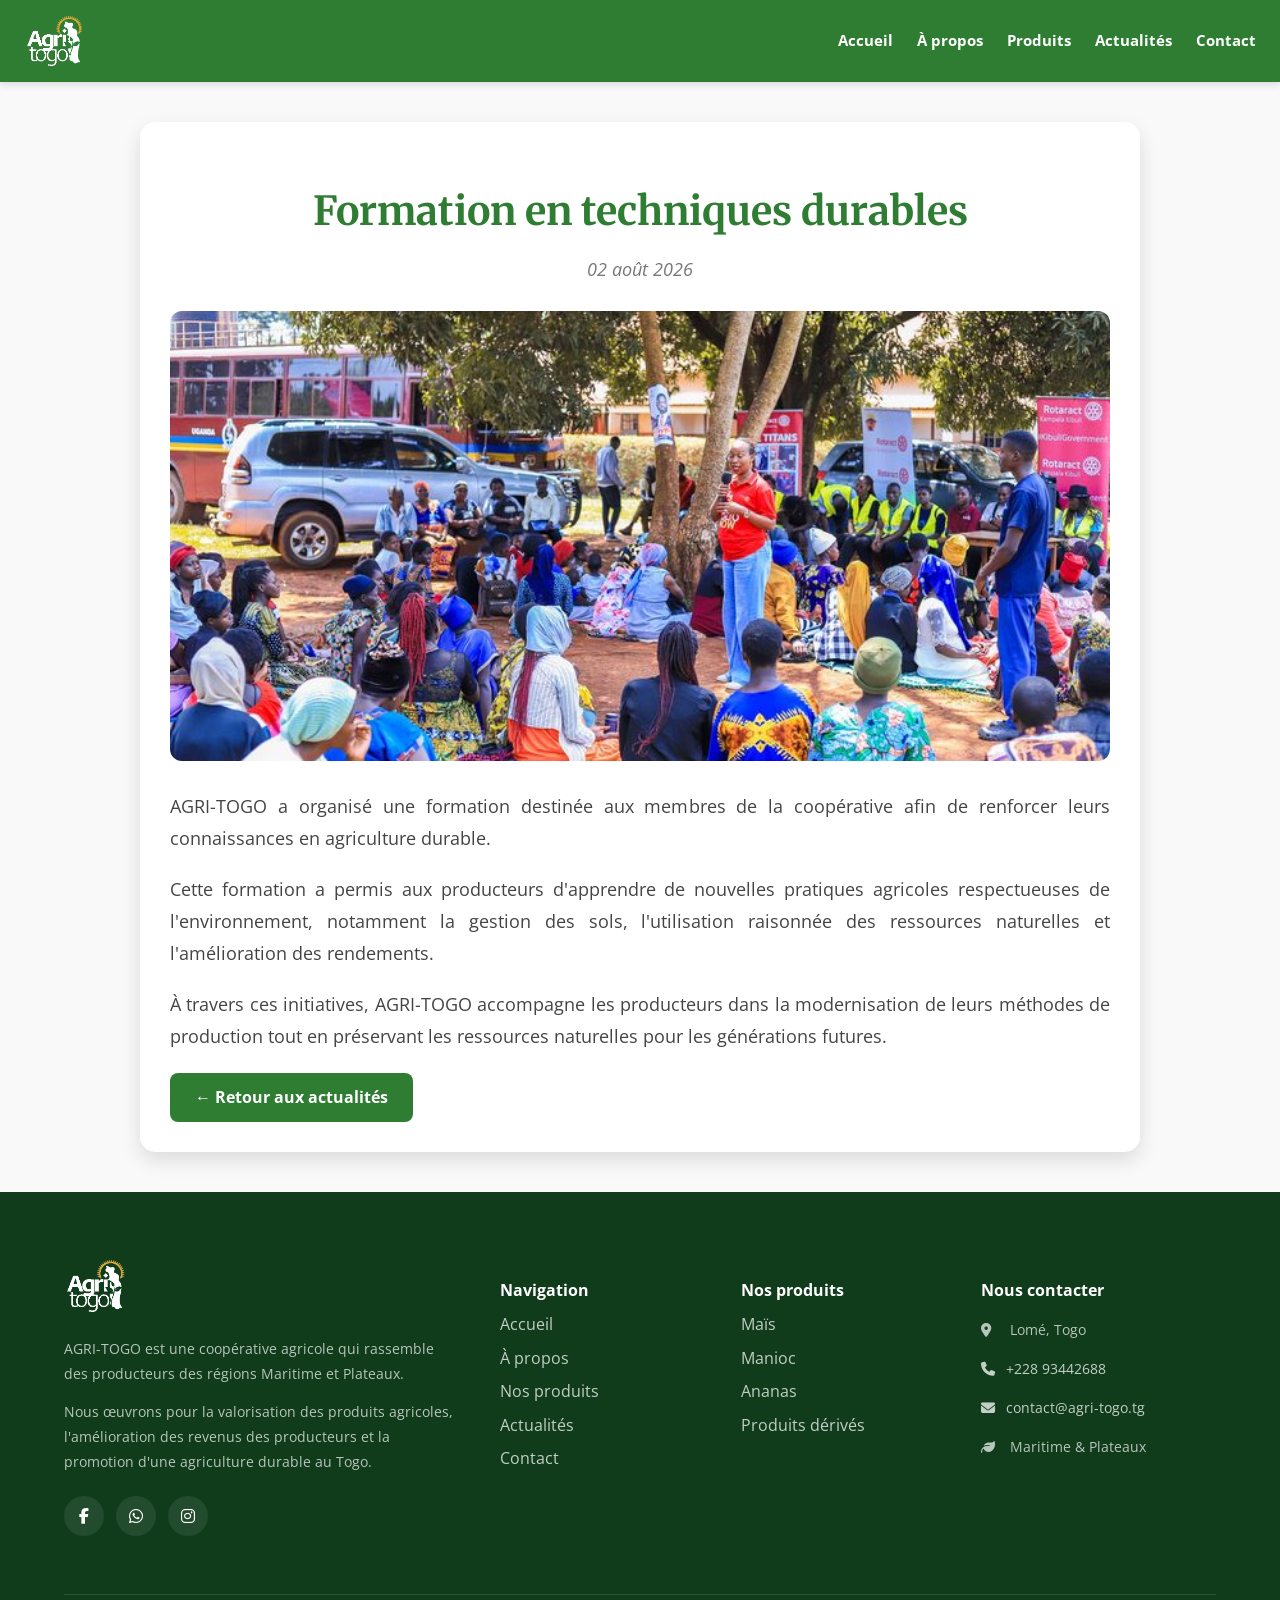
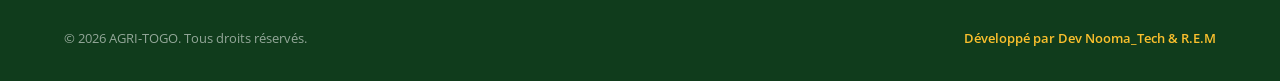
<file: formation.html>
<!doctype html>
<html lang="fr">
  <head>
    <meta charset="UTF-8" />
    <meta name="viewport" content="width=device-width, initial-scale=1.0" />
    <meta
      name="description"
      content="AGRI-TOGO forme ses membres aux techniques d'agriculture durable : gestion des sols, ressources naturelles et rendements."
    />
    <meta name="theme-color" content="#2e7d32" />
    <meta property="og:type" content="website" />
    <meta property="og:site_name" content="AGRI-TOGO" />
    <meta
      property="og:title"
      content="Formation en techniques durables | AGRI-TOGO"
    />
    <meta
      property="og:description"
      content="AGRI-TOGO forme ses membres aux techniques d'agriculture durable : gestion des sols, ressources naturelles et rendements."
    />
    <meta property="og:image" content="images/Logo_agritogo.png" />
    <meta property="og:url" content="https://www.agri-togo.tg/formation.html" />
    <meta name="twitter:card" content="summary" />
    <meta
      name="twitter:title"
      content="Formation en techniques durables | AGRI-TOGO"
    />
    <meta
      name="twitter:description"
      content="AGRI-TOGO forme ses membres aux techniques d'agriculture durable : gestion des sols, ressources naturelles et rendements."
    />
    <meta name="twitter:image" content="images/Logo_agritogo.png" />
    <link rel="canonical" href="https://www.agri-togo.tg/formation.html" />
    <title>Formation en techniques durables | AGRI-TOGO</title>
    <link rel="icon" type="image/png" href="images/logo.png" />
    <link rel="preconnect" href="https://fonts.googleapis.com" />
    <link rel="preconnect" href="https://fonts.gstatic.com" crossorigin />
    <link
      href="https://fonts.googleapis.com/css2?family=Merriweather:wght@400;700&family=Open+Sans:wght@400;600;700&display=swap"
      rel="stylesheet"
    />
    <link
      rel="stylesheet"
      href="https://cdnjs.cloudflare.com/ajax/libs/font-awesome/6.5.2/css/all.min.css"
    />
    <link rel="stylesheet" href="style.css" />
    <script type="application/ld+json">
      {
        "@context": "https://schema.org",
        "@type": "Organization",
        "name": "AGRI-TOGO",
        "url": "https://www.agri-togo.tg/",
        "logo": "https://www.agri-togo.tg/images/Logo_agritogo.png",
        "email": "contact@agri-togo.tg",
        "telephone": "+228 93442688",
        "address": {
          "@type": "PostalAddress",
          "addressLocality": "Lomé",
          "addressCountry": "TG"
        }
      }
    </script>
  </head>
  <body>
    <a class="skip-link" href="#contenu">Aller au contenu</a>

    <!-- Header commun -->
    <header>
      <a
        class="logo"
        href="index.html"
        aria-label="AGRI-TOGO — Retour à l'accueil"
      >
        <img src="images/logo_blanc.png" alt="Logo AGRI-TOGO" />
      </a>
      <nav aria-label="Navigation principale">
        <ul id="nav-menu">
          <li><a href="index.html">Accueil</a></li>
          <li><a href="apropos.html">À propos</a></li>
          <li><a href="produits.html">Produits</a></li>
          <li><a href="actualites.html">Actualités</a></li>
          <li><a href="contact.html">Contact</a></li>
        </ul>
      </nav>
      <button
        class="hamburger"
        aria-label="Ouvrir le menu"
        aria-expanded="false"
        aria-controls="nav-menu"
      >
        &#9776;
      </button>
    </header>

    <main id="contenu">
      <section class="article">
        <h1>Formation en techniques durables</h1>

        <p class="date">02 août 2026</p>

        <img
          src="images/formation.jpeg"
          alt="Formation des producteurs AGRI-TOGO"
          loading="lazy"
        />

        <p>
          AGRI-TOGO a organisé une formation destinée aux membres de la
          coopérative afin de renforcer leurs connaissances en agriculture
          durable.
        </p>

        <p>
          Cette formation a permis aux producteurs d'apprendre de nouvelles
          pratiques agricoles respectueuses de l'environnement, notamment la
          gestion des sols, l'utilisation raisonnée des ressources naturelles et
          l'amélioration des rendements.
        </p>

        <p>
          À travers ces initiatives, AGRI-TOGO accompagne les producteurs dans
          la modernisation de leurs méthodes de production tout en préservant
          les ressources naturelles pour les générations futures.
        </p>

        <a class="back" href="actualites.html">← Retour aux actualités</a>
      </section>
    </main>

    <!-- =====================================================
     FOOTER
===================================================== -->

    <footer>
      <div class="footer-top">
        <div class="footer-col footer-about">
          <a href="index.html" class="footer-logo">
            
            <div class="image3">
              <img src="images/logo_blanc.png" alt="Logo AGRI-TOGO" />
            </div>
          </a>

          <p>
            AGRI-TOGO est une coopérative agricole qui rassemble des producteurs
            des régions Maritime et Plateaux.
          </p>

          <p>
            Nous œuvrons pour la valorisation des produits agricoles,
            l'amélioration des revenus des producteurs et la promotion d'une
            agriculture durable au Togo.
          </p>

          <div class="footer-social">
            <a
              href="https://www.facebook.com/agritogo"
              target="_blank"
              rel="noopener noreferrer"
              aria-label="Facebook AGRI-TOGO"
              ><i class="fa-brands fa-facebook-f"></i
            ></a>
            <a
              href="https://wa.me/22893442688"
              target="_blank"
              rel="noopener noreferrer"
              aria-label="WhatsApp AGRI-TOGO"
              ><i class="fa-brands fa-whatsapp"></i
            ></a>
            <a
              href="https://www.instagram.com/agritogo"
              target="_blank"
              rel="noopener noreferrer"
              aria-label="Instagram AGRI-TOGO"
              ><i class="fa-brands fa-instagram"></i
            ></a>
          </div>
        </div>

        <div class="footer-col">
          <h4>Navigation</h4>

          <a href="index.html">Accueil</a>

          <a href="apropos.html">À propos</a>

          <a href="produits.html">Nos produits</a>

          <a href="actualites.html">Actualités</a>

          <a href="contact.html">Contact</a>
        </div>

        <div class="footer-col">
          <h4>Nos produits</h4>

          <a href="produits.html">Maïs</a>

          <a href="produits.html">Manioc</a>

          <a href="produits.html">Ananas</a>

          <a href="produits.html"> Produits dérivés </a>
        </div>

        <div class="footer-col">
          <h4>Nous contacter</h4>

          <p>
            <i class="fa-solid fa-location-dot"></i>
            Lomé, Togo
          </p>

          <p>
            <a href="tel:+22893442688"
              ><i class="fa-solid fa-phone"></i> +228 93442688</a
            >
          </p>

          <p>
            <a href="mailto:contact@agri-togo.tg"
              ><i class="fa-solid fa-envelope"></i> contact@agri-togo.tg</a
            >
          </p>

          <p>
            <i class="fa-solid fa-leaf"></i>
            Maritime & Plateaux
          </p>
        </div>
      </div>

      <div class="footer-bottom">
        <p>&copy; 2026 AGRI-TOGO. Tous droits réservés.</p>

        <p class="design">Développé par Dev Nooma_Tech & R.E.M</p>
      </div>
    </footer>
    <script src="Menu.js"></script>
  </body>
</html>
</file>
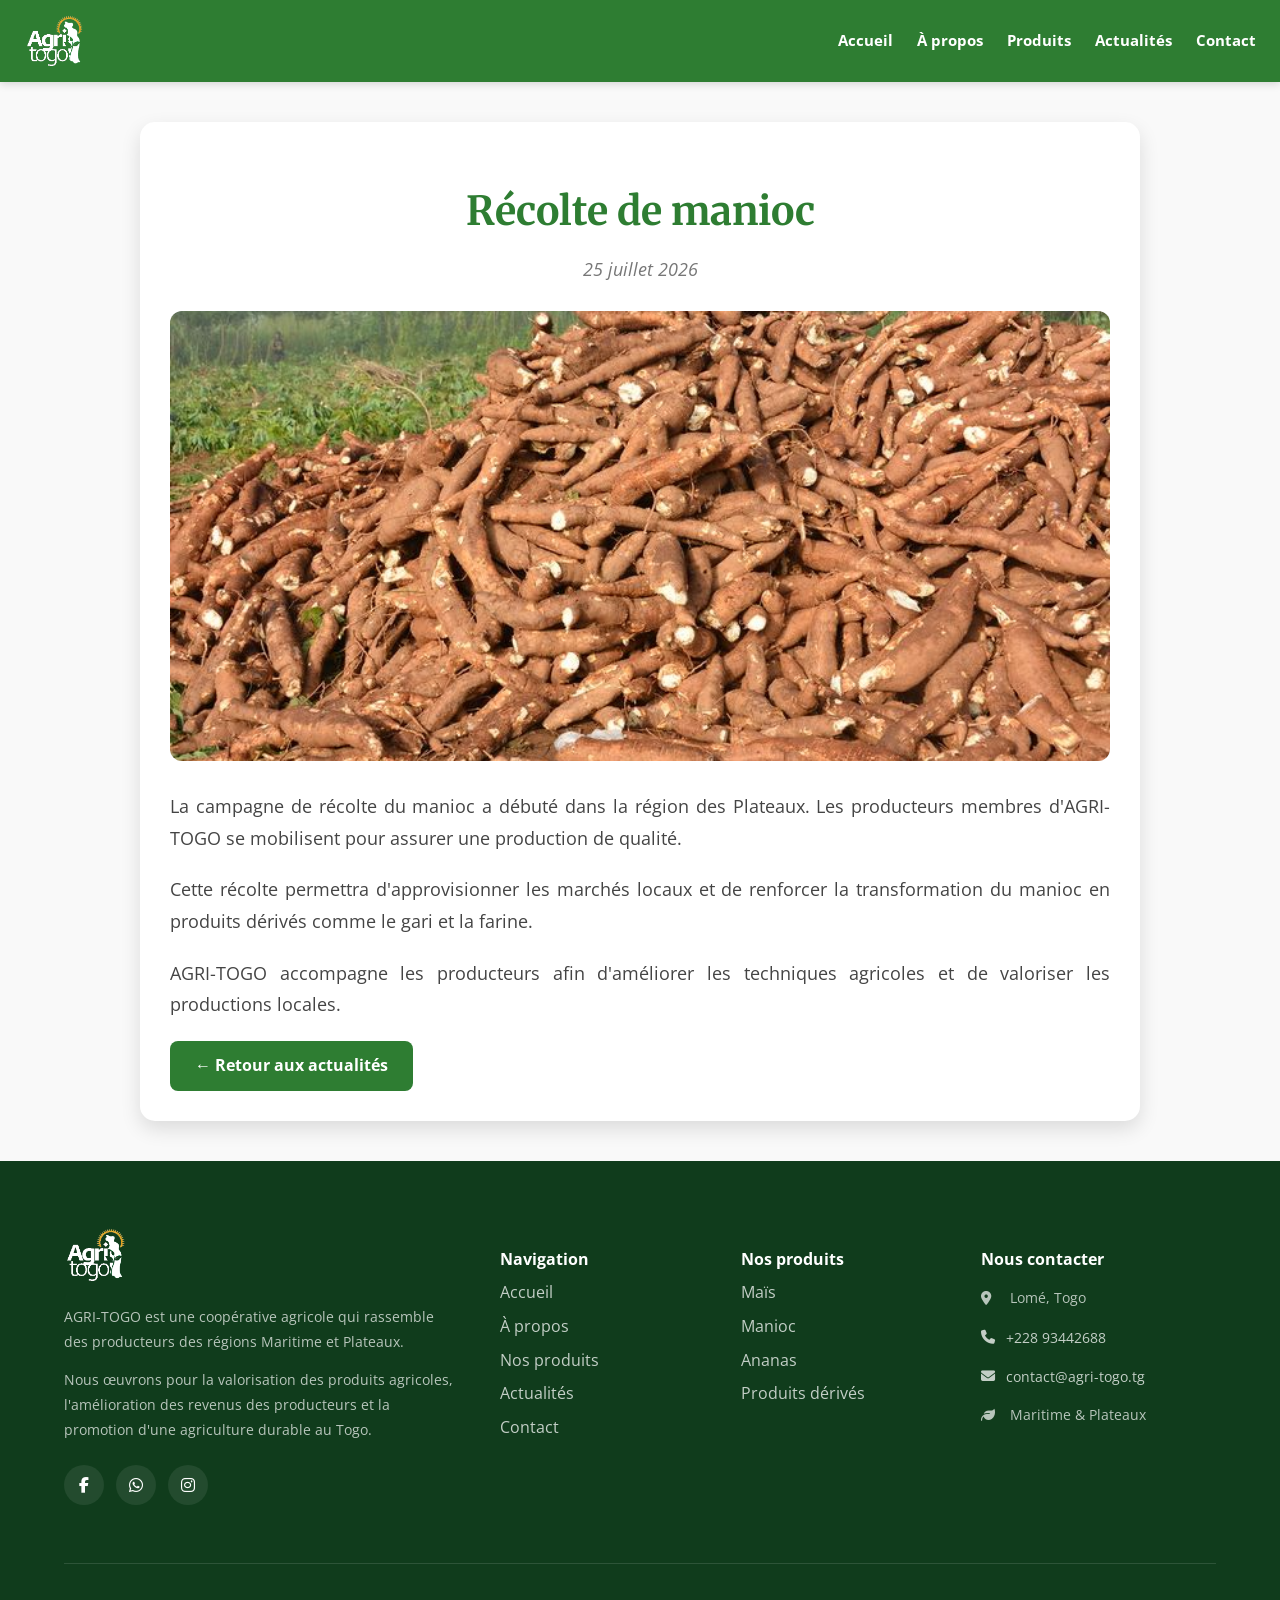
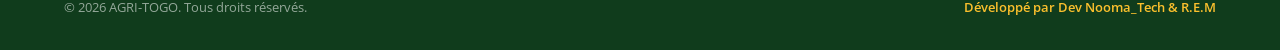
<file: manioc.html>
<!doctype html>
<html lang="fr">
  <head>
    <meta charset="UTF-8" />
    <meta name="viewport" content="width=device-width, initial-scale=1.0" />
    <meta
      name="description"
      content="La campagne de récolte du manioc a débuté dans la région des Plateaux pour AGRI-TOGO."
    />
    <meta name="theme-color" content="#2e7d32" />
    <meta property="og:type" content="website" />
    <meta property="og:site_name" content="AGRI-TOGO" />
    <meta property="og:title" content="Récolte de manioc | AGRI-TOGO" />
    <meta
      property="og:description"
      content="La campagne de récolte du manioc a débuté dans la région des Plateaux pour AGRI-TOGO."
    />
    <meta property="og:image" content="images/Logo_agritogo.png" />
    <meta property="og:url" content="https://www.agri-togo.tg/manioc.html" />
    <meta name="twitter:card" content="summary" />
    <meta name="twitter:title" content="Récolte de manioc | AGRI-TOGO" />
    <meta
      name="twitter:description"
      content="La campagne de récolte du manioc a débuté dans la région des Plateaux pour AGRI-TOGO."
    />
    <meta name="twitter:image" content="images/Logo_agritogo.png" />
    <link rel="canonical" href="https://www.agri-togo.tg/manioc.html" />
    <title>Récolte de manioc | AGRI-TOGO</title>
    <link rel="icon" type="image/png" href="images/logo.png" />
    <link rel="preconnect" href="https://fonts.googleapis.com" />
    <link rel="preconnect" href="https://fonts.gstatic.com" crossorigin />
    <link
      href="https://fonts.googleapis.com/css2?family=Merriweather:wght@400;700&family=Open+Sans:wght@400;600;700&display=swap"
      rel="stylesheet"
    />
    <link
      rel="stylesheet"
      href="https://cdnjs.cloudflare.com/ajax/libs/font-awesome/6.5.2/css/all.min.css"
    />
    <link rel="stylesheet" href="style.css" />
    <script type="application/ld+json">
      {
        "@context": "https://schema.org",
        "@type": "Organization",
        "name": "AGRI-TOGO",
        "url": "https://www.agri-togo.tg/",
        "logo": "https://www.agri-togo.tg/images/Logo_agritogo.png",
        "email": "contact@agri-togo.tg",
        "telephone": "+228 93442688",
        "address": {
          "@type": "PostalAddress",
          "addressLocality": "Lomé",
          "addressCountry": "TG"
        }
      }
    </script>
  </head>
  <body>
    <a class="skip-link" href="#contenu">Aller au contenu</a>

    <!-- Header commun -->
    <header>
      <a
        class="logo"
        href="index.html"
        aria-label="AGRI-TOGO — Retour à l'accueil"
      >
        <img src="images/logo_blanc.png" alt="Logo AGRI-TOGO" />
      </a>
      <nav aria-label="Navigation principale">
        <ul id="nav-menu">
          <li><a href="index.html">Accueil</a></li>
          <li><a href="apropos.html">À propos</a></li>
          <li><a href="produits.html">Produits</a></li>
          <li><a href="actualites.html">Actualités</a></li>
          <li><a href="contact.html">Contact</a></li>
        </ul>
      </nav>
      <button
        class="hamburger"
        aria-label="Ouvrir le menu"
        aria-expanded="false"
        aria-controls="nav-menu"
      >
        &#9776;
      </button>
    </header>

    <main id="contenu">
      <section class="article">
        <h1>Récolte de manioc</h1>

        <p class="date">25 juillet 2026</p>

        <img
          src="images/manioc.jpeg"
          alt="Récolte de manioc AGRI-TOGO"
          loading="lazy"
        />

        <p>
          La campagne de récolte du manioc a débuté dans la région des Plateaux.
          Les producteurs membres d'AGRI-TOGO se mobilisent pour assurer une
          production de qualité.
        </p>

        <p>
          Cette récolte permettra d'approvisionner les marchés locaux et de
          renforcer la transformation du manioc en produits dérivés comme le
          gari et la farine.
        </p>

        <p>
          AGRI-TOGO accompagne les producteurs afin d'améliorer les techniques
          agricoles et de valoriser les productions locales.
        </p>

        <a class="back" href="actualites.html">← Retour aux actualités</a>
      </section>
    </main>

    <!-- =====================================================
     FOOTER
===================================================== -->

    <footer>
      <div class="footer-top">
        <div class="footer-col footer-about">
          <a href="index.html" class="footer-logo">
            
            <div class="image3">
              <img src="images/logo_blanc.png" alt="Logo AGRI-TOGO" />
            </div>
          </a>

          <p>
            AGRI-TOGO est une coopérative agricole qui rassemble des producteurs
            des régions Maritime et Plateaux.
          </p>

          <p>
            Nous œuvrons pour la valorisation des produits agricoles,
            l'amélioration des revenus des producteurs et la promotion d'une
            agriculture durable au Togo.
          </p>

          <div class="footer-social">
            <a
              href="https://www.facebook.com/agritogo"
              target="_blank"
              rel="noopener noreferrer"
              aria-label="Facebook AGRI-TOGO"
              ><i class="fa-brands fa-facebook-f"></i
            ></a>
            <a
              href="https://wa.me/22893442688"
              target="_blank"
              rel="noopener noreferrer"
              aria-label="WhatsApp AGRI-TOGO"
              ><i class="fa-brands fa-whatsapp"></i
            ></a>
            <a
              href="https://www.instagram.com/agritogo"
              target="_blank"
              rel="noopener noreferrer"
              aria-label="Instagram AGRI-TOGO"
              ><i class="fa-brands fa-instagram"></i
            ></a>
          </div>
        </div>

        <div class="footer-col">
          <h4>Navigation</h4>

          <a href="index.html">Accueil</a>

          <a href="apropos.html">À propos</a>

          <a href="produits.html">Nos produits</a>

          <a href="actualites.html">Actualités</a>

          <a href="contact.html">Contact</a>
        </div>

        <div class="footer-col">
          <h4>Nos produits</h4>

          <a href="produits.html">Maïs</a>

          <a href="produits.html">Manioc</a>

          <a href="produits.html">Ananas</a>

          <a href="produits.html"> Produits dérivés </a>
        </div>

        <div class="footer-col">
          <h4>Nous contacter</h4>

          <p>
            <i class="fa-solid fa-location-dot"></i>
            Lomé, Togo
          </p>

          <p>
            <a href="tel:+22893442688"
              ><i class="fa-solid fa-phone"></i> +228 93442688</a
            >
          </p>

          <p>
            <a href="mailto:contact@agri-togo.tg"
              ><i class="fa-solid fa-envelope"></i> contact@agri-togo.tg</a
            >
          </p>

          <p>
            <i class="fa-solid fa-leaf"></i>
            Maritime & Plateaux
          </p>
        </div>
      </div>

      <div class="footer-bottom">
        <p>&copy; 2026 AGRI-TOGO. Tous droits réservés.</p>

        <p class="design">Développé par Dev Nooma_Tech & R.E.M</p>
      </div>
    </footer>

    <script src="Menu.js"></script>
  </body>
</html>
</file>
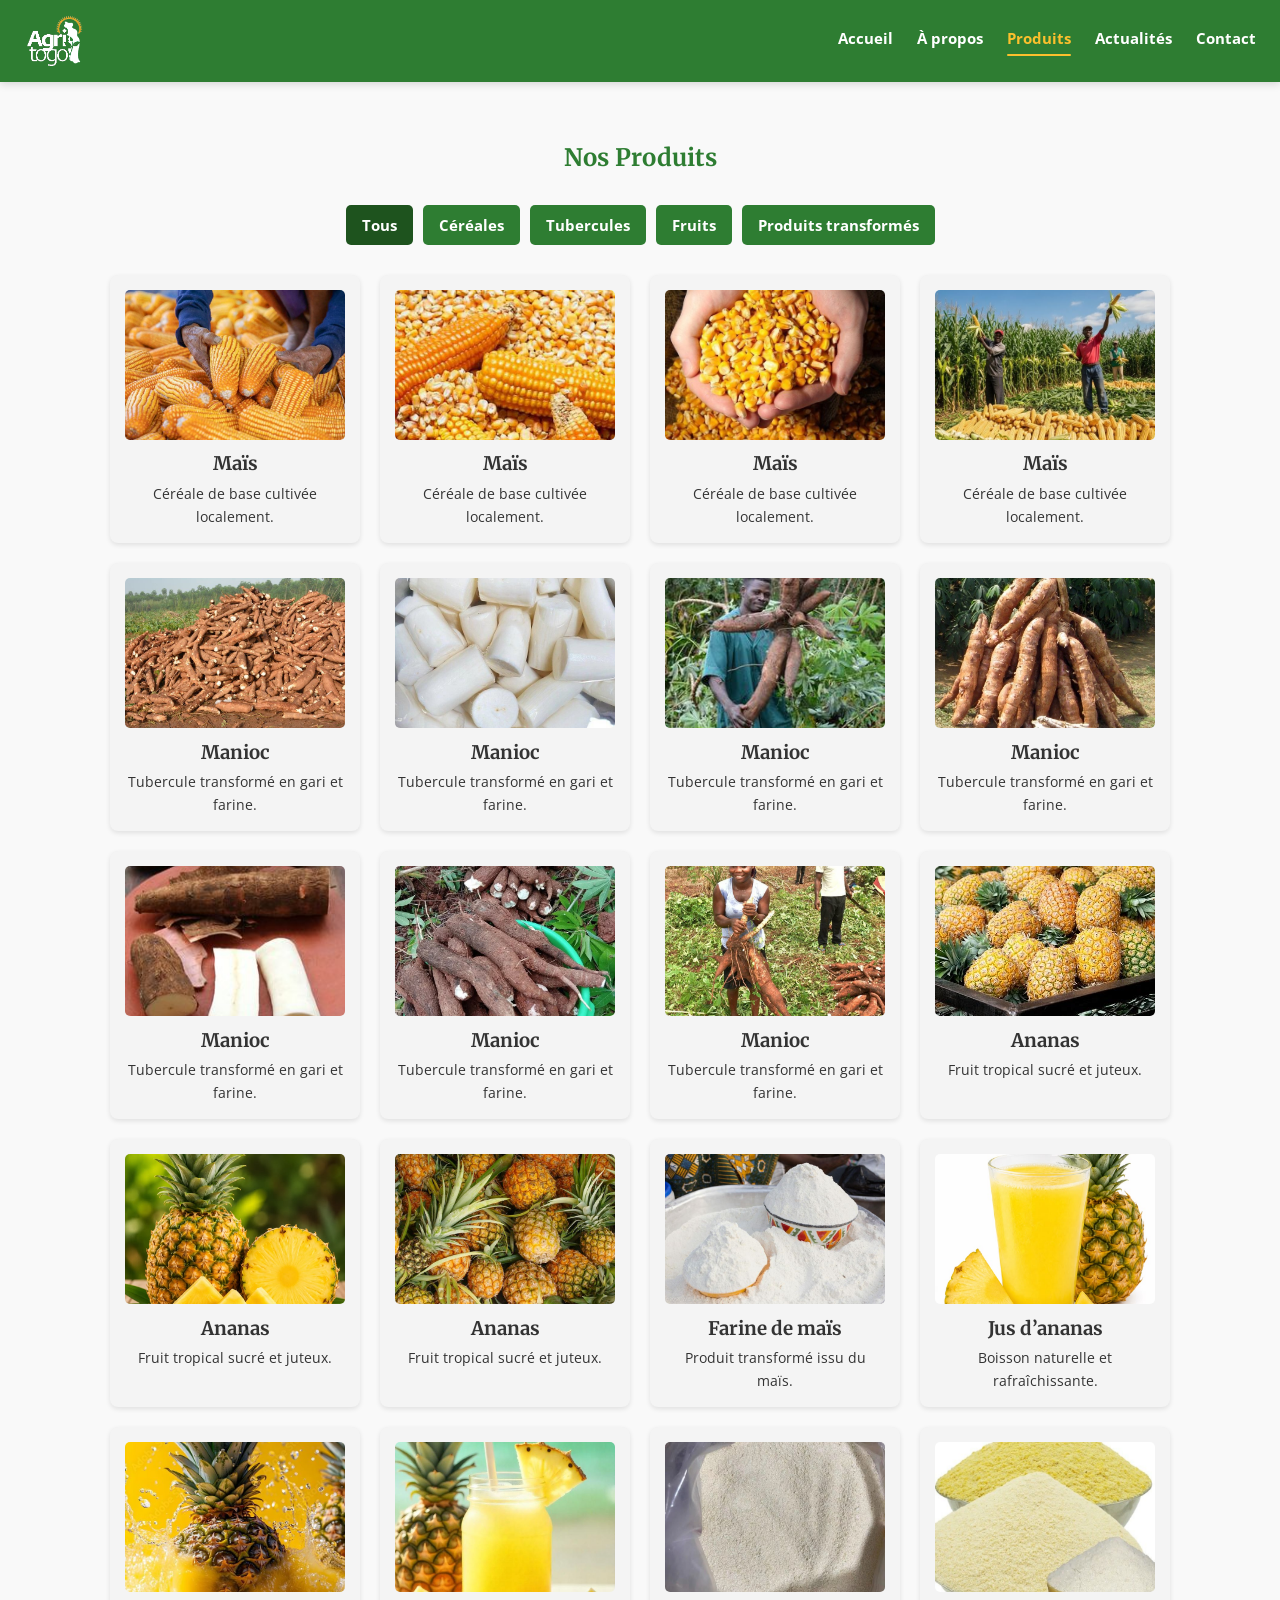
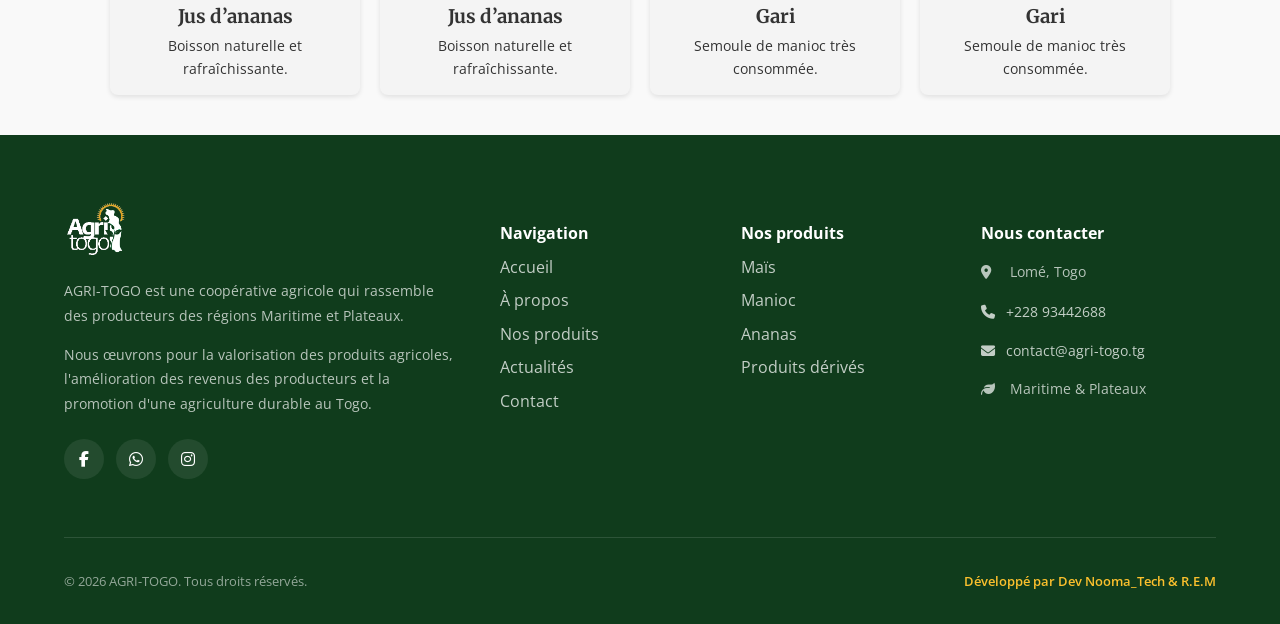
<file: produits.html>
<!doctype html>
<html lang="fr">
  <head>
    <meta charset="UTF-8" />
    <meta name="viewport" content="width=device-width, initial-scale=1.0" />
    <meta
      name="description"
      content="Maïs, manioc, ananas, farine, gari, jus d'ananas : découvrez les produits de la coopérative agricole AGRI-TOGO."
    />
    <meta name="theme-color" content="#2e7d32" />
    <meta property="og:type" content="website" />
    <meta property="og:site_name" content="AGRI-TOGO" />
    <meta property="og:title" content="AGRI-TOGO | Produits" />
    <meta
      property="og:description"
      content="Maïs, manioc, ananas, farine, gari, jus d'ananas : découvrez les produits de la coopérative agricole AGRI-TOGO."
    />
    <meta property="og:image" content="images/Logo_agritogo.png" />
    <meta property="og:url" content="https://www.agri-togo.tg/produits.html" />
    <meta name="twitter:card" content="summary" />
    <meta name="twitter:title" content="AGRI-TOGO | Produits" />
    <meta
      name="twitter:description"
      content="Maïs, manioc, ananas, farine, gari, jus d'ananas : découvrez les produits de la coopérative agricole AGRI-TOGO."
    />
    <meta name="twitter:image" content="images/Logo_agritogo.png" />
    <link rel="canonical" href="https://www.agri-togo.tg/produits.html" />
    <title>AGRI-TOGO | Produits</title>
    <link rel="icon" type="image/png" href="images/logo.png" />
    <link rel="preconnect" href="https://fonts.googleapis.com" />
    <link rel="preconnect" href="https://fonts.gstatic.com" crossorigin />
    <link
      href="https://fonts.googleapis.com/css2?family=Merriweather:wght@400;700&family=Open+Sans:wght@400;600;700&display=swap"
      rel="stylesheet"
    />
    <link
      rel="stylesheet"
      href="https://cdnjs.cloudflare.com/ajax/libs/font-awesome/6.5.2/css/all.min.css"
    />
    <link rel="stylesheet" href="style.css" />
    <script type="application/ld+json">
      {
        "@context": "https://schema.org",
        "@type": "Organization",
        "name": "AGRI-TOGO",
        "url": "https://www.agri-togo.tg/",
        "logo": "https://www.agri-togo.tg/images/Logo_agritogo.png",
        "email": "contact@agri-togo.tg",
        "telephone": "+228 93442688",
        "address": {
          "@type": "PostalAddress",
          "addressLocality": "Lomé",
          "addressCountry": "TG"
        }
      }
    </script>
  </head>
  <body>
    <a class="skip-link" href="#contenu">Aller au contenu</a>

    <!-- Header commun -->
    <header>
      <a
        class="logo"
        href="index.html"
        aria-label="AGRI-TOGO — Retour à l'accueil"
      >
        <img src="images/logo_blanc.png" alt="Logo AGRI-TOGO" />
      </a>
      <nav aria-label="Navigation principale">
        <ul id="nav-menu">
          <li><a href="index.html">Accueil</a></li>
          <li><a href="apropos.html">À propos</a></li>
          <li><a href="produits.html" aria-current="page">Produits</a></li>
          <li><a href="actualites.html">Actualités</a></li>
          <li><a href="contact.html">Contact</a></li>
        </ul>
      </nav>
      <button
        class="hamburger"
        aria-label="Ouvrir le menu"
        aria-expanded="false"
        aria-controls="nav-menu"
      >
        &#9776;
      </button>
    </header>

    <main id="contenu">
      <!-- Galerie produits -->
      <section class="products">
        <h1>Nos Produits</h1>

        <!-- Filtres -->
        <div class="filters" role="group" aria-label="Filtrer les produits">
          <button data-filter="all" class="active" aria-pressed="true">
            Tous
          </button>
          <button data-filter="cereales" aria-pressed="false">Céréales</button>
          <button data-filter="tubercules" aria-pressed="false">
            Tubercules
          </button>
          <button data-filter="fruits" aria-pressed="false">Fruits</button>
          <button data-filter="transformes" aria-pressed="false">
            Produits transformés
          </button>
        </div>

        <!-- Galerie -->
        <div class="gallery" id="gallery">
          <!-- Injecté par script.js -->
        </div>
      </section>
    </main>

    <!-- =====================================================
     FOOTER
===================================================== -->

    <footer>
      <div class="footer-top">
        <div class="footer-col footer-about">
          <a href="index.html" class="footer-logo">
            
            <div class="image3">
              <img src="images/logo_blanc.png" alt="Logo AGRI-TOGO" />
            </div>
          </a>

          <p>
            AGRI-TOGO est une coopérative agricole qui rassemble des producteurs
            des régions Maritime et Plateaux.
          </p>

          <p>
            Nous œuvrons pour la valorisation des produits agricoles,
            l'amélioration des revenus des producteurs et la promotion d'une
            agriculture durable au Togo.
          </p>

          <div class="footer-social">
            <a
              href="https://www.facebook.com/agritogo"
              target="_blank"
              rel="noopener noreferrer"
              aria-label="Facebook AGRI-TOGO"
              ><i class="fa-brands fa-facebook-f"></i
            ></a>
            <a
              href="https://wa.me/22893442688"
              target="_blank"
              rel="noopener noreferrer"
              aria-label="WhatsApp AGRI-TOGO"
              ><i class="fa-brands fa-whatsapp"></i
            ></a>
            <a
              href="https://www.instagram.com/agritogo"
              target="_blank"
              rel="noopener noreferrer"
              aria-label="Instagram AGRI-TOGO"
              ><i class="fa-brands fa-instagram"></i
            ></a>
          </div>
        </div>

        <div class="footer-col">
          <h4>Navigation</h4>

          <a href="index.html">Accueil</a>

          <a href="apropos.html">À propos</a>

          <a href="produits.html">Nos produits</a>

          <a href="actualites.html">Actualités</a>

          <a href="contact.html">Contact</a>
        </div>

        <div class="footer-col">
          <h4>Nos produits</h4>

          <a href="produits.html">Maïs</a>

          <a href="produits.html">Manioc</a>

          <a href="produits.html">Ananas</a>

          <a href="produits.html"> Produits dérivés </a>
        </div>

        <div class="footer-col">
          <h4>Nous contacter</h4>

          <p>
            <i class="fa-solid fa-location-dot"></i>
            Lomé, Togo
          </p>

          <p>
            <a href="tel:+22893442688"
              ><i class="fa-solid fa-phone"></i> +228 93442688</a
            >
          </p>

          <p>
            <a href="mailto:contact@agri-togo.tg"
              ><i class="fa-solid fa-envelope"></i> contact@agri-togo.tg</a
            >
          </p>

          <p>
            <i class="fa-solid fa-leaf"></i>
            Maritime & Plateaux
          </p>
        </div>
      </div>

      <div class="footer-bottom">
        <p>&copy; 2026 AGRI-TOGO. Tous droits réservés.</p>

        <p class="design">Développé par Dev Nooma_Tech & R.E.M</p>
      </div>
    </footer>
    <script src="script.js"></script>
    <script src="Menu.js"></script>
  </body>
</html>
</file>
<file: style.css>
/* =============================================
   AGRI-TOGO — Feuille de style unique du site
   Palette d'origine conservée (vert / brun / jaune)
   ============================================= */

/* ---------- Variables globales ---------- */
:root {
  --primary-color: #2e7d32;   /* Vert agricole */
  --primary-dark: #1e531e;    /* Vert foncé (hover) */
  --secondary-color: #8d6e63; /* Brun terre */
  --accent-color: #fbc02d;    /* Jaune soleil */
  --text-color: #333;
  --bg-light: #f9f9f9;
  --bg-card: #f4f4f4;
}

/* ---------- Base ---------- */
* {
  box-sizing: border-box;
}

html {
  scroll-behavior: smooth;
  overflow-x: clip;
}

body {
  overflow-x: clip;
  margin: 0;
  padding: 0;
  font-family: 'Open Sans', Arial, sans-serif;
  line-height: 1.6;
  color: var(--text-color);
  background-color: var(--bg-light);
}

h1, h2, h3 {
  font-family: 'Merriweather', serif;
  line-height: 1.3;
}

a {
  color: inherit;
}

img {
  max-width: 100%;
}

/* Lien d'évitement (accessibilité) */
.skip-link {
  position: absolute;
  left: -9999px;
  top: 0;
  background: var(--accent-color);
  color: #333;
  padding: 0.6rem 1rem;
  border-radius: 0 0 6px 0;
  font-weight: bold;
  z-index: 200;
}

.skip-link:focus {
  left: 0;
}

/* =============================================
   HEADER / NAVIGATION
   ============================================= */
header {
  background: var(--primary-color);
  color: white;
  display: flex;
  justify-content: space-between;
  align-items: center;
  padding: 0.8rem 1.5rem;
  position: sticky;
  top: 0;
  z-index: 100;
  box-shadow: 0 2px 8px rgba(0, 0, 0, 0.15);
}

.logo {
  display: flex;
  align-items: center;
  flex-shrink: 0;
}

.logo img {
  height: 56px;
  width: auto;
  display: block;
}

nav ul {
  list-style: none;
  display: flex;
  gap: 1.5rem;
  margin: 0;
  padding: 0;
}

nav a {
  color: white;
  text-decoration: none;
  font-weight: bold;
  font-size: 0.95rem;
  padding: 0.25rem 0;
}

nav a:hover,
nav a:focus-visible {
  color: var(--accent-color);
}

nav a:focus-visible {
  outline: 2px solid var(--accent-color);
  outline-offset: 3px;
}

/* Lien de la page courante */
nav a[aria-current="page"] {
  color: var(--accent-color);
}

nav a[aria-current="page"]::after {
  content: "";
  display: block;
  height: 2px;
  margin-top: 2px;
  border-radius: 2px;
  background: var(--accent-color);
}

/* Bouton hamburger (mobile) */
.hamburger {
  display: none;
  font-size: 2rem;
  background: none;
  border: none;
  color: white;
  cursor: pointer;
  line-height: 1;
  padding: 0.25rem 0.5rem;
}

.hamburger:focus-visible {
  outline: 2px solid var(--accent-color);
  outline-offset: 2px;
}

/* =============================================
   BANNIÈRE (accueil)
   ============================================= */
.banner {
  position: relative;
  isolation: isolate;
  overflow: hidden;
  color: #fff;
  text-align: center;
  padding: clamp(90px, 16vw, 170px) 20px;
}

/* Image de fond avec léger zoom (Ken Burns) */
.banner::before {
  content: "";
  position: absolute;
  inset: 0;
  z-index: -1;
  background: url(images/bani2.jpeg) center/cover no-repeat;
  transform: scale(1.1);
  animation: heroZoom 16s ease-out forwards;
}

/* Voile de lisibilité dans les teintes de la palette */
.banner::after {
  content: "";
  position: absolute;
  inset: 0;
  z-index: -1;
  background: linear-gradient(180deg, rgba(30, 83, 30, 0.55), rgba(18, 50, 18, 0.8));
}

@keyframes heroZoom {
  from {
    transform: scale(1.1);
  }
  to {
    transform: scale(1);
  }
}

.banner h1 {
  color: #fbc02d;
  font-size: clamp(1.7em, 4.5vw, 3em);
  line-height: 1.25;
  max-width: 18ch;
  margin: 0 auto 0.75rem;
  text-shadow: 0 2px 14px rgba(0, 0, 0, 0.5);
}

.banner p {
  font-size: clamp(1.05em, 2.2vw, 1.35em);
  max-width: 46ch;
  margin: 0 auto;
  text-shadow: 0 1px 8px rgba(0, 0, 0, 0.5);
}

.banner .btn {
  margin-top: 1.75rem;
  display: inline-block;
  background: var(--accent-color);
  color: var(--primary-dark);
  font-size: 1.05rem;
  box-shadow: 0 4px 14px rgba(0, 0, 0, 0.3);
}

.banner .btn:hover,
.banner .btn:focus-visible {
  background: #fff;
  color: var(--primary-dark);
}

/* =============================================
   CHIFFRES CLÉS
   ============================================= */
.stats {
  display: flex;
  flex-wrap: wrap;
  justify-content: center;
  align-items: stretch;
  gap: 30px;
  max-width: 1200px;
  margin: 40px auto;
  padding: 0 20px;
}

.stat {
  flex: 1;
  max-width: 300px;
  min-width: 250px;
  background: #fff;
  padding: 25px;
  border-radius: 15px;
  text-align: center;
  border-top: 5px solid var(--primary-color);
  box-shadow: 0 8px 20px rgba(0, 0, 0, 0.15);
  transition: transform 0.3s ease, box-shadow 0.3s ease;
}

.stat:hover {
  transform: translateY(-10px);
  box-shadow: 0 15px 30px rgba(0, 0, 0, 0.25);
}

.stat h2 {
  font-size: 2.8em;
  color: var(--primary-color);
  margin: 0;
}

.stat p {
  font-size: 1.1em;
  color: var(--text-color);
  margin: 0.5rem 0 0;
}

/* =============================================
   ACTUALITÉS (accueil + page complète)
   ============================================= */
.news {
  padding: 40px 20px;
  max-width: 1100px;
  margin: auto;
}

.news h1,
.news h2 {
  text-align: center;
  margin-bottom: 30px;
  color: var(--primary-color);
}

#news-list,
.news-list {
  display: flex;
  flex-direction: column;
  gap: 2rem;
  max-width: 1000px;
  margin: 2rem auto;
  padding: 0 1rem;
}

.news-card {
  background: white;
  border-left: 5px solid var(--primary-color);
  padding: 1.5rem;
  border-radius: 6px;
  box-shadow: 0 2px 6px rgba(0, 0, 0, 0.1);
  display: flex;
  gap: 1.5rem;
  align-items: flex-start;
  transition: transform 0.3s ease, box-shadow 0.3s ease;
}

.news-card:hover {
  transform: translateY(-4px);
  box-shadow: 0 8px 20px rgba(0, 0, 0, 0.15);
}

.news-card img {
  width: 180px;
  height: 120px;
  object-fit: cover;
  border-radius: 6px;
  flex-shrink: 0;
}

.news-content {
  flex: 1;
}

.news-content h3 {
  color: var(--secondary-color);
  margin: 0 0 0.5rem;
}

.news-content p {
  margin: 0.3rem 0;
  color: var(--text-color);
}

.news-content em {
  color: #666;
  font-size: 0.85rem;
}

.news-content a {
  display: inline-block;
  margin-top: 0.5rem;
  background: var(--primary-color);
  color: white;
  padding: 0.5rem 1rem;
  border-radius: 4px;
  text-decoration: none;
  font-weight: bold;
  transition: background 0.3s ease;
}

.news-content a:hover {
  background: var(--accent-color);
  color: #333;
}

/* =============================================
   À PROPOS
   ============================================= */
.about {
  padding: 40px 20px;
  max-width: 900px;
  margin: auto;
}

.about h1 {
  text-align: center;
  margin-bottom: 2rem;
  color: var(--primary-color);
}

.about-block {
  background: white;
  border-left: 5px solid var(--primary-color);
  padding: 1.5rem;
  margin-bottom: 2rem;
  border-radius: 6px;
  box-shadow: 0 2px 6px rgba(0, 0, 0, 0.1);
}

.about-block h2 {
  color: var(--secondary-color);
  margin-bottom: 1rem;
}

.about-block ul {
  list-style: disc;
  padding-left: 1.5rem;
}

/* =============================================
   PRODUITS
   ============================================= */
.products {
  padding: 40px 20px;
  max-width: 1100px;
  margin: auto;
}

.products h1 {
  text-align: center;
  margin-bottom: 2rem;
  color: var(--primary-color);
}

.filters {
  display: flex;
  flex-wrap: wrap;
  justify-content: center;
  gap: 10px;
  margin-bottom: 30px;
}

.filters button {
  background: var(--primary-color);
  color: white;
  border: none;
  padding: 10px 16px;
  border-radius: 5px;
  cursor: pointer;
  font-weight: bold;
  font-family: inherit;
  font-size: 0.95rem;
  transition: background 0.3s ease;
}

.filters button:hover,
.filters button.active {
  background: var(--primary-dark);
}

.filters button:focus-visible {
  outline: 2px solid var(--accent-color);
  outline-offset: 2px;
}

.gallery {
  display: grid;
  grid-template-columns: repeat(auto-fill, minmax(220px, 1fr));
  gap: 20px;
}

.product-card {
  background: var(--bg-card);
  border-radius: 8px;
  padding: 15px;
  text-align: center;
  box-shadow: 0 2px 5px rgba(0, 0, 0, 0.1);
  display: flex;
  flex-direction: column;
  transition: transform 0.3s ease, box-shadow 0.3s ease;
}

.product-card:hover {
  transform: translateY(-5px);
  box-shadow: 0 8px 20px rgba(0, 0, 0, 0.15);
}

.product-card img {
  width: 100%;
  height: 150px;
  object-fit: cover;
  border-radius: 5px;
}

.product-card h3 {
  margin: 0.8rem 0 0.3rem;
  color: var(--text-color);
}

.product-card p {
  margin: 0;
  font-size: 0.9rem;
  flex-grow: 1;
}

/* =============================================
   CONTACT
   ============================================= */
.contact {
  padding: 40px 20px;
  max-width: 1000px;
  margin: auto;
}

.contact h1 {
  text-align: center;
  margin-bottom: 2rem;
  color: var(--primary-color);
}

.contact-container {
  display: flex;
  flex-wrap: wrap;
  gap: 30px;
}

form {
  flex: 1;
  min-width: 300px;
  display: flex;
  flex-direction: column;
}

form label {
  margin-top: 1rem;
  font-weight: bold;
}

form label:first-of-type {
  margin-top: 0;
}

form input,
form textarea {
  padding: 10px;
  margin-top: 5px;
  border: 1px solid #ccc;
  border-radius: 5px;
  font-family: inherit;
  font-size: 1rem;
}

form input:focus,
form textarea:focus {
  outline: 2px solid var(--primary-color);
  outline-offset: 1px;
}

form button {
  margin-top: 1.5rem;
  background: var(--primary-color);
  color: white;
  border: none;
  padding: 12px;
  border-radius: 5px;
  cursor: pointer;
  font-weight: bold;
  font-family: inherit;
  font-size: 1rem;
  transition: background 0.3s ease;
}

form button:hover {
  background: var(--primary-dark);
}

form button:focus-visible {
  outline: 2px solid var(--accent-color);
  outline-offset: 2px;
}

/* Message de confirmation / erreur du formulaire */
.form-message {
  display: none;
  margin-top: 1rem;
  padding: 12px 15px;
  border-radius: 6px;
  font-weight: bold;
}

.form-message.success {
  display: block;
  background: #e8f5e9;
  color: var(--primary-dark);
  border: 1px solid var(--primary-color);
}

.form-message.error {
  display: block;
  background: #fdecea;
  color: #b71c1c;
  border: 1px solid #e57373;
}

.infos {
  flex: 1;
  min-width: 300px;
}

.infos h2 {
  color: var(--primary-color);
  margin-top: 0;
}

.infos p {
  margin: 0.5rem 0;
}

.infos iframe {
  width: 100%;
  border: 0;
  border-radius: 8px;
  margin-top: 1rem;
  box-shadow: 0 2px 6px rgba(0, 0, 0, 0.1);
}

/* =============================================
   ARTICLES D'ACTUALITÉ
   ============================================= */
.article {
  max-width: 1000px;
  margin: 40px auto;
  padding: 30px;
  background: #fff;
  border-radius: 15px;
  box-shadow: 0 8px 20px rgba(0, 0, 0, 0.12);
}

.article h1 {
  text-align: center;
  color: var(--primary-color);
  font-size: 2.5rem;
  margin-bottom: 15px;
}

.article .date {
  text-align: center;
  color: #777;
  font-style: italic;
  margin-bottom: 25px;
}

.article img {
  display: block;
  width: 100%;
  max-height: 450px;
  object-fit: cover;
  border-radius: 12px;
  margin: 20px auto 30px;
}

.article p {
  color: #444;
  font-size: 1.1rem;
  line-height: 1.8;
  text-align: justify;
  margin-bottom: 20px;
}

.article a.back {
  display: inline-block;
  background: var(--primary-color);
  color: white;
  padding: 12px 25px;
  border-radius: 8px;
  text-decoration: none;
  font-weight: bold;
  transition: background 0.3s ease;
}

.article a.back:hover {
  background: #1b5e20;
}

.article a.back:focus-visible {
  outline: 2px solid var(--accent-color);
  outline-offset: 2px;
}

/* =============================================
   APPEL À L'ACTION
   ============================================= */
.cta {
  text-align: center;
  margin: 40px 0;
}

.cta a {
  background: var(--primary-color);
  color: white;
  padding: 12px 25px;
  text-decoration: none;
  border-radius: 5px;
  font-weight: bold;
  display: inline-block;
  transition: background 0.3s ease;
}

.cta a:hover {
  background: var(--primary-dark);
}

.cta a:focus-visible {
  outline: 2px solid var(--accent-color);
  outline-offset: 2px;
}

/* =========================================================
   FOOTER
========================================================= */

footer {

  background: #103c1c;

  color: white;
}


.footer-top {

  width: min(1200px, 90%);

  margin: auto;

  padding: 65px 0 50px;

  display: grid;

  grid-template-columns:
    2fr 1fr 1fr 1.2fr;

  gap: 45px;
}


/* Logo footer */

.footer-logo {

  display: inline-block;

  margin-bottom: 20px;

  color: white;

  font-size: 1.55rem;

  font-weight: 900;
}

.footer-logo span {
  color: var(--yellow);
}


/* Texte */

.footer-col h4 {

  position: relative;

  color: var(--yellow);

  font-size: 1rem;

  margin-bottom: 8px;

  
}

.footer-col h4::after {

  position: absolute;

  left: 0;

  bottom: 0;

  width: 30px;

  height: 2px;

  background: var(--yellow);
}

.footer-col p {

  color: rgba(255, 255, 255, .7);

  font-size: .86rem;

  line-height: 1.8;

  margin-bottom: 8px;
}


/* Liens */

.footer-col a {

  display: block;

  width: fit-content;

  color: rgba(255, 255, 255, .75);

  font-size: 1rem;

  margin-bottom: 8px;

  transition: var(--transition);
  text-decoration: none;
}

.footer-col a:hover {

  color:#fbc02d;
  text-decoration: none;
  transform: translateX(5px);
}


/* Icônes contact */

.footer-col p i {

  width: 20px;

  margin-right: 5px;

  color: var(--yellow);
}


/* Liens de contact cliquables (tél, email) */

.footer-col p a {

  display: inline-flex;

  align-items: center;

  width: fit-content;

  margin: 0;

  color: rgba(255, 255, 255, .75);

  font-size: 0.88rem;

  text-decoration: none;

  transition: color 0.2s ease;
}

.footer-col p a:hover {

  color: #fbc02d;
}


/* Réseaux sociaux */

.footer-social {

  display: flex;

  gap: 12px;

  margin-top: 22px;
}

.footer-social a {

  display: inline-flex;

  align-items: center;

  justify-content: center;

  width: 40px;

  height: 40px;

  border-radius: 50%;

  background: rgba(255, 255, 255, 0.08);

  color: #fff;

  font-size: 1rem;

  transition: background 0.2s ease, color 0.2s ease, transform 0.2s ease;
}

.footer-social a:hover,

.footer-social a:focus-visible {

  background: var(--yellow);

  color: #103c1c;

  transform: translateY(-3px);
}


/* Bottom */

.footer-bottom {

  width: min(1200px, 90%);

  margin: auto;

  padding: 20px 0;

  border-top:
    1px solid rgba(255, 255, 255, .12);

  display: flex;

  align-items: center;

  justify-content: space-between;

  gap: 20px;
}

.footer-bottom p {

  color: rgba(255, 255, 255, .55);

  font-size: .8rem;
}

.footer-bottom .design {

  color: #fbc02d;

  font-weight: 600;
}

/* =============================================
   RESPONSIVE — TABLETTE / MOBILE (≤768px)
   ============================================= */
@media (max-width: 768px) {

  header {
    padding: 0.7rem 1.2rem;
  }

  .logo img {
    height: 44px;
  }

  /* Affiche le bouton hamburger */
  .hamburger {
    display: block;
  }

  /* Menu caché par défaut, en panneau coulissant */
  nav ul {
    flex-direction: column;
    background: var(--primary-color);
    position: absolute;
    top: 100%;
    right: 0;
    width: 220px;
    max-width: 80vw;
    padding: 1rem;
    margin: 0;
    border-radius: 0 0 6px 6px;
    box-shadow: 0 4px 10px rgba(0, 0, 0, 0.2);

    transform: translateX(100%);
    opacity: 0;
    visibility: hidden;
    transition: transform 0.3s ease-in-out, opacity 0.3s ease-in-out;
  }

  nav ul.show {
    transform: translateX(0);
    opacity: 1;
    visibility: visible;
  }

  nav ul li {
    margin: 0.7rem 0;
    text-align: center;
  }

  nav a[aria-current="page"]::after {
    display: none;
  }

  /* Stats en colonne */
  .stats {
    flex-direction: column;
    align-items: center;
    gap: 20px;
  }

  .stat {
    max-width: 100%;
    width: 90%;
    margin: 0 auto;
  }

  /* Cartes actualités empilées */
  .news-card {
    flex-direction: column;
    align-items: center;
    text-align: center;
  }

  .news-card img {
    width: 100%;
    height: auto;
  }

  /* Contact en colonne */
  .contact-container {
    flex-direction: column;
  }

  /* Articles */
  .article {
    margin: 20px;
    padding: 20px;
  }

  .article h1 {
    font-size: 1.8rem;
  }

  .article img {
    max-height: 250px;
  }

  .article p {
    font-size: 1rem;
  }

  /* Footer en 2 colonnes */
  .footer-top {
    grid-template-columns: 1fr 1fr;
    gap: 30px;
  }

  .footer-bottom {
    flex-direction: column;
    text-align: center;
    gap: 6px;
  }
}

/* =============================================
   RESPONSIVE — PETIT MOBILE (≤480px)
   ============================================= */
@media (max-width: 480px) {
  .stat h2 {
    font-size: 2em;
  }

  .about h1,
  .news h1,
  .products h1,
  .contact h1,
  .article h1 {
    font-size: 1.5em;
  }

  /* Footer en 1 colonne */
  .footer-top {
    grid-template-columns: 1fr;
    padding: 45px 0 35px;
  }
}

/* =============================================
   ACCESSIBILITÉ — animations réduites
   ============================================= */
@media (prefers-reduced-motion: reduce) {
  html {
    scroll-behavior: auto;
  }

  *,
  *::before,
  *::after {
    transition: none !important;
    animation: none !important;
  }
}

/* =============================================
   PAGE 404
   ============================================= */
.error-page {
  max-width: 640px;
  margin: 3rem auto;
  padding: 2rem 1.5rem;
  text-align: center;
}

.error-code {
  font-family: 'Merriweather', serif;
  font-size: 5rem;
  font-weight: 700;
  color: var(--secondary-color);
  margin: 0 0 0.5rem;
  line-height: 1;
}

.error-page h1 {
  color: var(--primary-color);
  margin: 0 0 1rem;
}

.error-page > p:not(.error-code) {
  color: #555;
  max-width: 44ch;
  margin: 0 auto 1.5rem;
}

.error-actions {
  display: flex;
  flex-wrap: wrap;
  gap: 0.75rem;
  justify-content: center;
}

.btn {
  display: inline-block;
  padding: 0.7rem 1.5rem;
  border-radius: 6px;
  font-weight: 600;
  text-decoration: none;
  transition: background-color 0.2s ease, color 0.2s ease;
}

.image3{
  width: 63px;
}

.btn-primary {
  background: var(--primary-color);
  color: #fff;
}

.btn-primary:hover,
.btn-primary:focus-visible {
  background: var(--primary-dark);
  color: #fff;
}

.btn-outline {
  border: 2px solid var(--primary-color);
  color: var(--primary-color);
}

.btn-outline:hover,
.btn-outline:focus-visible {
  background: var(--primary-color);
  color: #fff;
}

/* =============================================
   CHARGEMENT PROGRESSIF DES IMAGES (lazy)
   ============================================= */
.js img[loading="lazy"] {
  opacity: 0;
  transition: opacity 0.3s ease;
}

.js img[loading="lazy"].is-loaded {
  opacity: 1;
}

/* =============================================
   IMPRESSION
   ============================================= */
@media print {
  header,
  footer,
  .hamburger,
  .cta,
  .skip-link {
    display: none !important;
  }

  body {
    font-size: 12pt;
    color: #000;
    background: #fff;
  }

  a {
    color: inherit;
  }

  main {
    margin: 0 !important;
    padding: 0 !important;
  }

  img {
    max-width: 100%;
  }
}
</file>
